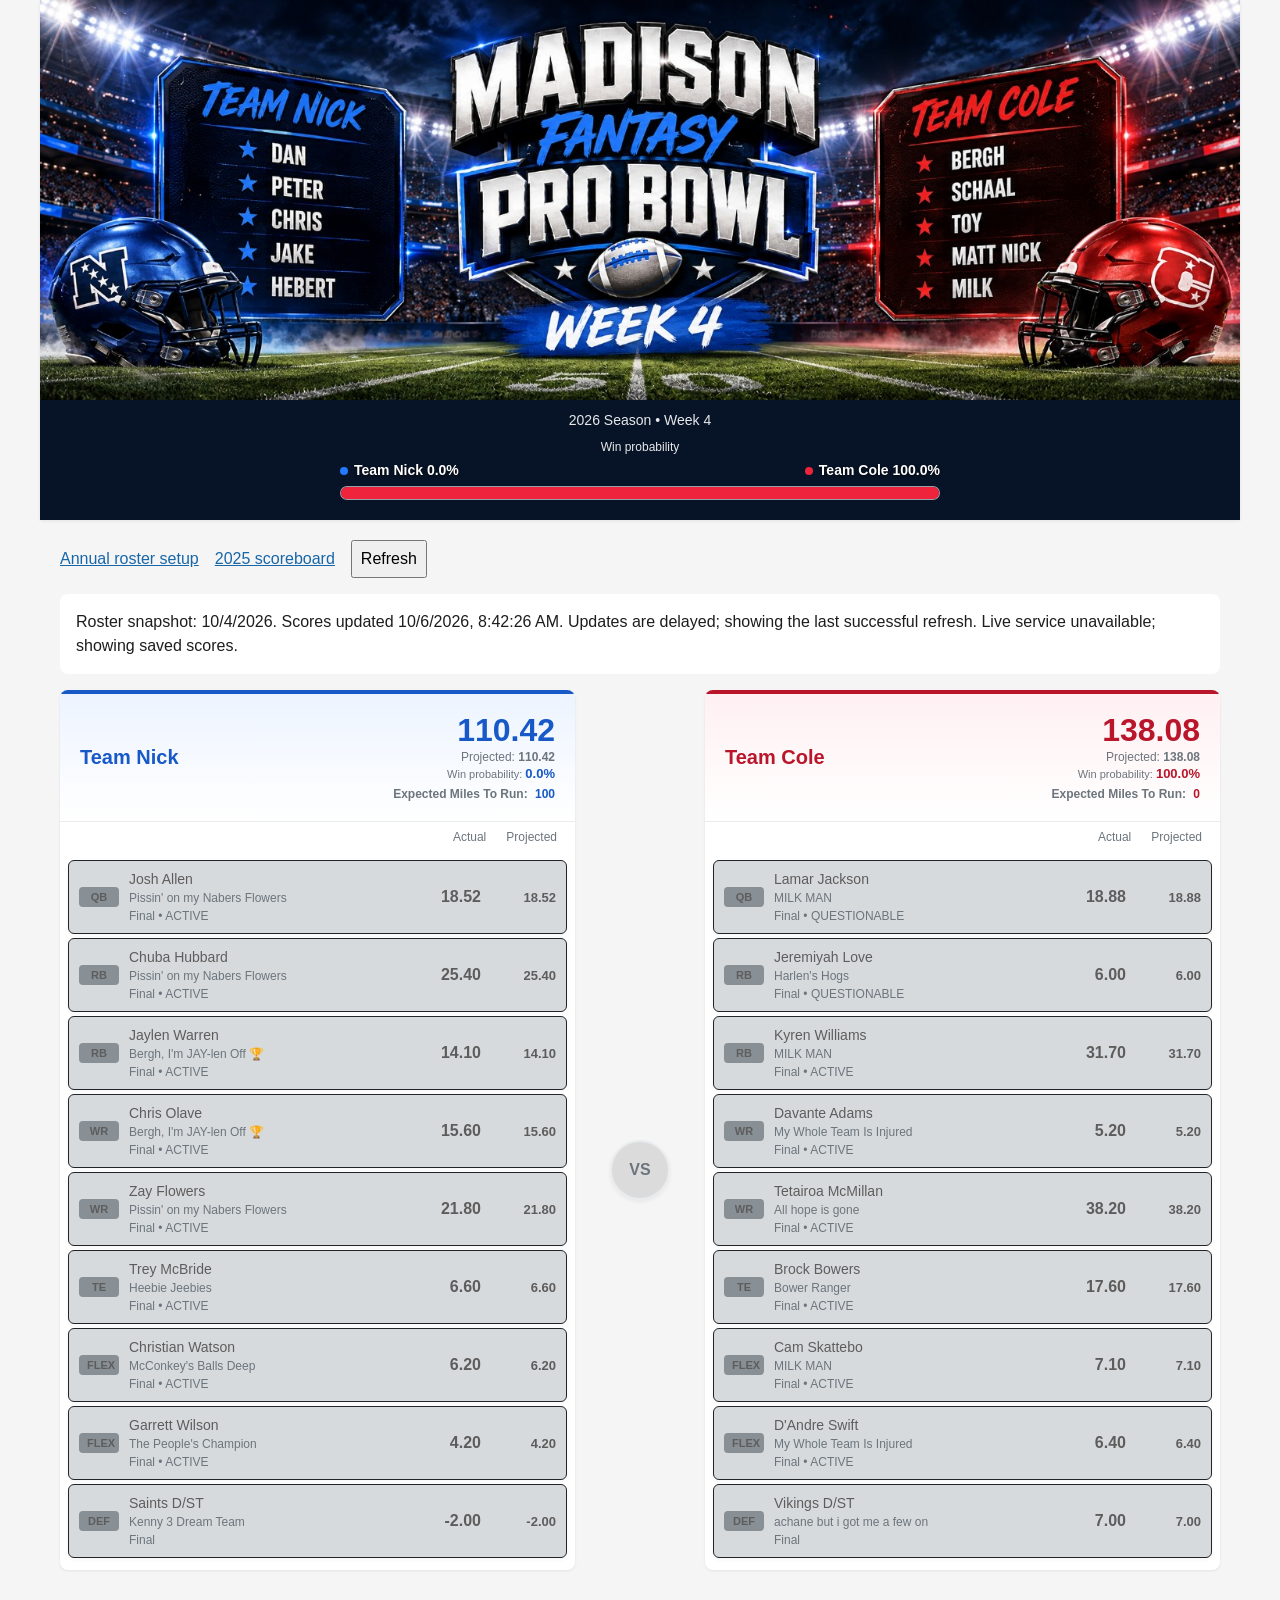
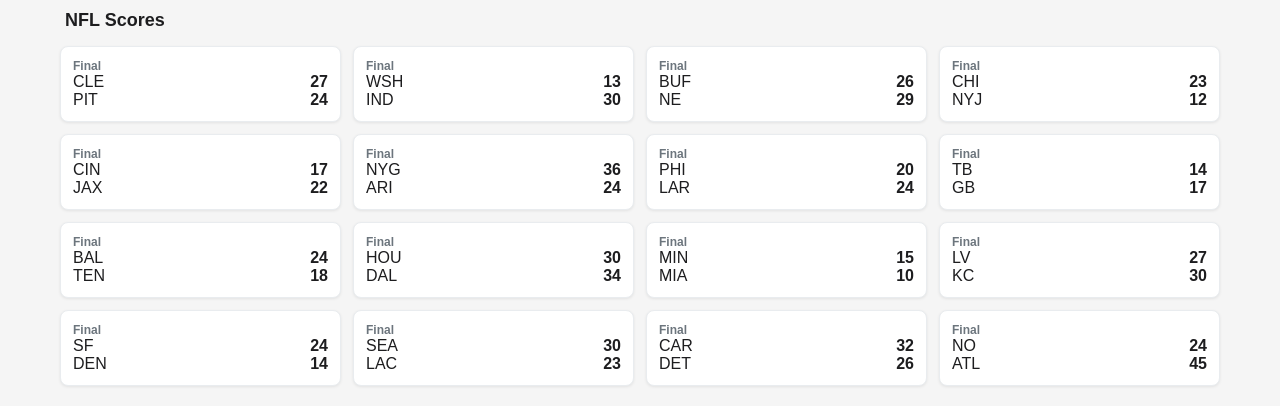
<file: index.html>
<!doctype html>
<html lang="en"><head><meta charset="utf-8"><meta name="viewport" content="width=device-width,initial-scale=1"><title>Madison Fantasy Pro Bowl • 2026</title><link rel="stylesheet" href="styles.css?v=20261004-colors"></head>
<body><main class="container"><header class="header scoreboard-header"><h1 class="visually-hidden">Madison Fantasy Pro Bowl</h1><img class="header-banner" src="assets/pro-bowl-header.png" width="1536" height="512" alt="Madison Fantasy Pro Bowl, Week 4. Team Nick: Dan, Peter, Chris, Jake, Hebert. Team Cole: Bergh, Schaal, Toy, Matt Nick, Milk." fetchpriority="high"><div class="week-info" id="week-info">2026 Season • Rosters TBD</div>
<div class="header-probability"><div class="probability-caption">Win probability</div><div class="probability-labels"><span id="header-west-probability" class="probability-west-label">Team Nick —</span><span id="header-east-probability" class="probability-east-label">Team Cole —</span></div><div id="header-probability-bar" class="probability-track is-unavailable" role="img" aria-label="Win probabilities unavailable"><span id="header-west-fill" class="probability-west-fill"></span><span id="header-tie-fill" class="probability-tie-fill"></span><span id="header-east-fill" class="probability-east-fill"></span></div><div id="header-tie-probability" class="probability-caption" hidden></div></div></header>
<nav class="toolbar"><a href="setup.html">Annual roster setup</a><a href="archive-2025.html">2025 scoreboard</a><button id="refresh">Refresh</button></nav>
<div class="notice" id="status" role="status">Loading matchup…</div>
<div class="matchup-container"><section class="team-column team-west"><div class="team-header"><div class="team-header-content"><h2 class="team-name">Team West</h2><div class="team-score"><div class="actual-score" id="west-actual">—</div><div class="projected-score">Projected: <span id="west-projected">—</span></div><div class="win-probability">Win probability: <span class="prob-value" id="west-win-probability">—</span></div><div class="expected-miles">Expected Miles To Run: <span class="expected-miles-value" id="west-miles">—</span></div></div></div></div><div class="player-heading"><span>Actual</span><span>Projected</span></div><div class="player-list" id="west-players"></div></section>
<div class="vs-divider"><div class="vs-text">VS</div></div>
<section class="team-column team-east"><div class="team-header"><div class="team-header-content"><h2 class="team-name">Team East</h2><div class="team-score"><div class="actual-score" id="east-actual">—</div><div class="projected-score">Projected: <span id="east-projected">—</span></div><div class="win-probability">Win probability: <span class="prob-value" id="east-win-probability">—</span></div><div class="expected-miles">Expected Miles To Run: <span class="expected-miles-value" id="east-miles">—</span></div></div></div></div><div class="player-heading"><span>Actual</span><span>Projected</span></div><div class="player-list" id="east-players"></div></section></div>
<section class="games-section"><h2 class="games-header">NFL Scores</h2><div class="games-grid" id="games-grid"></div></section></main><script src="projections.js"></script><script src="app.js?v=20261004-refresh-5min"></script></body></html>
</file>
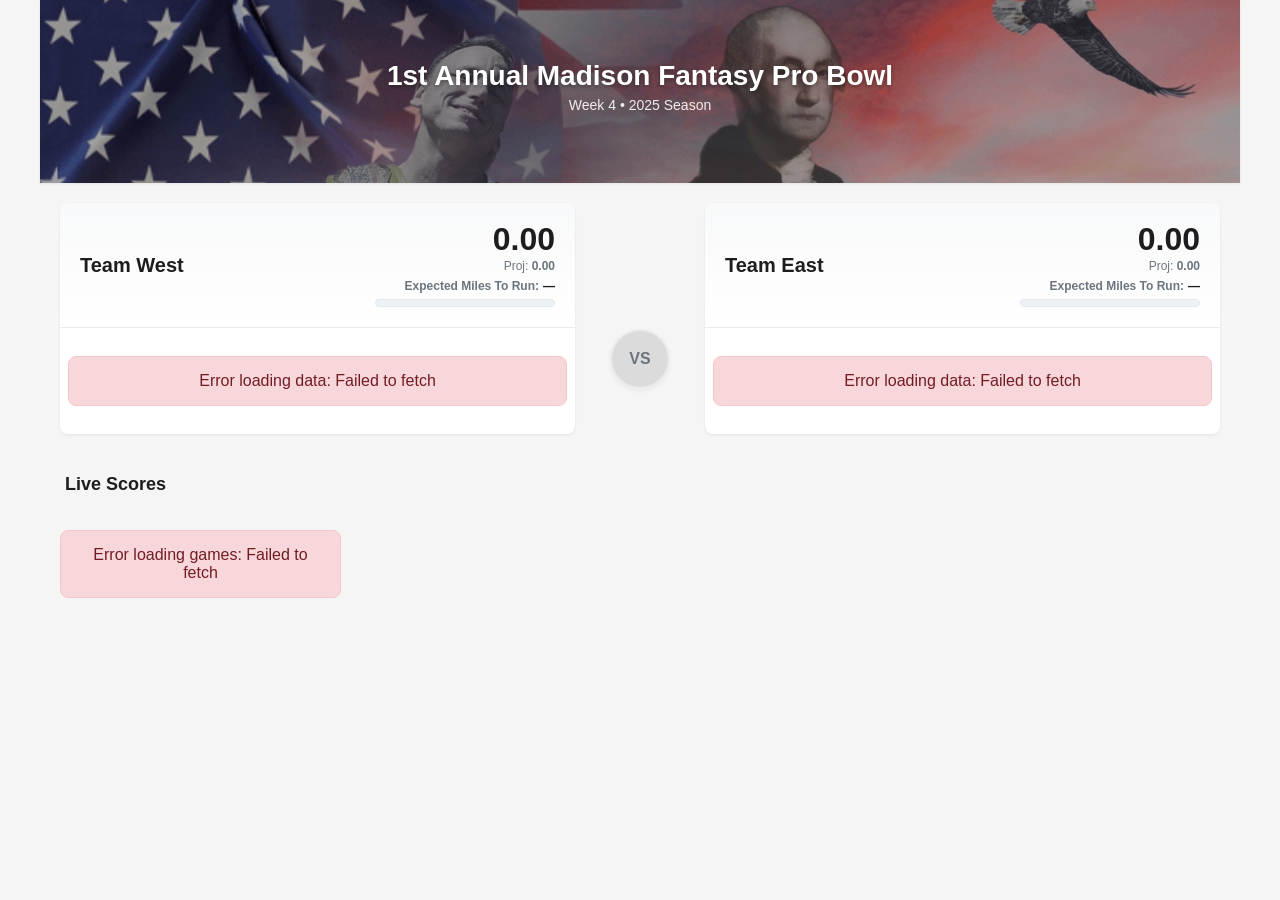
<file: archive-2025.html>
<!doctype html>
<html lang="en">
<head>
  <meta charset="utf-8" />
  <title>Fantasy Football Matchup - Week 4, 2025</title>
  <meta name="viewport" content="width=device-width, initial-scale=1" />
  <style>
    * { margin: 0; padding: 0; box-sizing: border-box; }
    
    body { 
      font-family: -apple-system, BlinkMacSystemFont, "Segoe UI", Roboto, Helvetica, Arial, sans-serif;
      background: #f5f5f5;
      color: #1d1d1f;
      min-height: 100vh;
      padding: 20px 0;
    }
    
    .container {
      max-width: 1200px;
      margin: 0 auto;
      padding: 0 20px;
    }
    
    .header {
      position: relative;
      text-align: center;
      padding: 60px 0 70px;              /* taller so the image shows */
      margin: -20px -20px 20px;
      background:
        linear-gradient(rgba(0,0,0,.35), rgba(0,0,0,.35)),  /* darken for legibility */
        url("./westWinsPhoto.jpg") center/cover no-repeat;  /* image in same folder */
      color: #fff;                                          /* make text white */
      box-shadow: 0 1px 3px rgba(0,0,0,0.08);
    }

    .header h1 {
      font-size: 28px;
      font-weight: 600;
      margin-bottom: 5px;
      color: inherit;                                       /* inherit white */
      text-shadow: 0 2px 4px rgba(0,0,0,.35);
    }

    .week-info {
      color: rgba(255,255,255,.9);                          /* lighter subtitle */
      font-size: 14px;
    }

    
    .matchup-container {
      display: grid;
      grid-template-columns: 1fr 100px 1fr;
      gap: 15px;
      margin-bottom: 40px;
    }
    
    .team-column {
      background: white;
      border-radius: 8px;
      box-shadow: 0 1px 3px rgba(0,0,0,0.08);
      overflow: hidden;
    }
    
    .team-header {
      padding: 20px;
      background: linear-gradient(to bottom, #f8f9fa, #ffffff);
      border-bottom: 1px solid #e9ecef;
    }
    
    .team-header-content {
      display: flex;
      justify-content: space-between;
      align-items: center;
      gap: 12px;
    }
    
    .team-name {
      font-size: 20px;
      font-weight: 600;
      color: #1d1d1f;
    }
    
    .team-score {
      text-align: right;
      min-width: 180px;
    }
    
    .actual-score {
      font-size: 32px;
      font-weight: 700;
      line-height: 1;
      color: #1d1d1f;
    }
    
    .projected-score {
      font-size: 12px;
      color: #6c757d;
      margin-top: 4px;
    }
    
    .projected-score span {
      font-weight: 600;
    }

    /* Expected miles + status bar */
    .expected-miles {
      font-size: 12px;
      color: #6c757d;
      margin-top: 6px;
      font-weight: 600;
    }
    .expected-miles-value {
      font-weight: 700;
      color: #1d1d1f;
      margin-left: 4px;
    }
    .status-bar {
      width: 180px;
      height: 8px;
      background: #eef2f7;
      border: 1px solid #e3e7ee;
      border-radius: 999px;
      overflow: hidden;
      margin-top: 6px;
    }
    .status-fill {
      height: 100%;
      width: 0%;
      transition: width 300ms ease;
    }
    .status-fill.high {
      background: linear-gradient(90deg, #22c55e, #86efac);
    }
    .status-fill.neutral {
      background: linear-gradient(90deg, #3b82f6, #93c5fd);
    }
    .status-fill.low {
      background: linear-gradient(90deg, #ef4444, #fecaca);
    }
    
    .win-probability {
      font-size: 11px;
      color: #6c757d;
      margin-top: 2px;
    }
    
    .win-probability .prob-value {
      font-weight: 600;
      font-size: 13px;
    }
    
    .win-probability .prob-value.high {
      color: #22c55e;
    }
    
    .win-probability .prob-value.low {
      color: #ef4444;
    }
    
    .projection-up {
      color: #22c55e;
    }
    
    .projection-down {
      color: #ef4444;
    }
    
    .vs-divider {
      display: flex;
      align-items: center;
      justify-content: center;
      position: relative;
      padding-top: 80px;
    }
    
    .vs-text {
      background: rgba(182, 179, 179, 0.397);
      border: 2px solid #e9ecef;
      border-radius: 50%;
      width: 60px;
      height: 60px;
      display: flex;
      align-items: center;
      justify-content: center;
      font-size: 16px;
      font-weight: 600;
      color: #6c757d;
      box-shadow: 0 2px 4px rgba(0,0,0,0.06);
    }
    
    .player-list {
      padding: 8px;
    }
    
    .player-row {
      display: grid;
      grid-template-columns: 40px 40px 1fr auto auto;
      gap: 10px;
      padding: 10px;
      margin-bottom: 4px;
      border-radius: 6px;
      align-items: center;
      transition: all 0.2s;
      position: relative;
    }
    
    .player-row:hover {
      background: #f8f9fa;
    }
    
    .player-row.is-playing {
      background: #fff3cd;
      border: 1px solid #ffc107;
      box-shadow: 0 2px 4px rgba(255, 193, 7, 0.2);
      animation: pulse 2s ease-in-out infinite;
    }

    .player-row.is-complete {
      background: #cfd2d4d0;              /* dark grey */
      border: 1px solid #212529;
      box-shadow: 0 2px 4px rgba(43, 48, 53, 0.041);
      animation: none;
    }
    .player-row.is-complete .player-name,
    .player-row.is-complete .points-actual,
    .player-row.is-complete .points-projected,
    .player-row.is-complete .position {
      color: #5e5d5d;
    }
    .player-row.is-complete .position {
      background: #7d848bdc;
    }
    .player-row.is-complete:hover {      /* keep hover from lightening it */
      background: #7f848a;
    }
    
    @keyframes pulse {
      0%, 100% { transform: scale(1); }
      50% { transform: scale(1.01); }
    }
    
    .player-photo {
      width: 36px;
      height: 36px;
      border-radius: 50%;
      object-fit: cover;
      border: 2px solid #e9ecef;
      background: white;
    }
    
    .player-photo.placeholder {
      background: linear-gradient(135deg, #e9ecef, #dee2e6);
      display: flex;
      align-items: center;
      justify-content: center;
      color: #6c757d;
      font-size: 14px;
      font-weight: 600;
    }
    
    .position {
      background: #e9ecef;
      padding: 4px 8px;
      border-radius: 4px;
      font-size: 11px;
      text-align: center;
      font-weight: 700;
      text-transform: uppercase;
    }
    
    .position.QB { background: #dc3545; color: white; }
    .position.RB { background: #28a745; color: white; }
    .position.WR { background: #007bff; color: white; }
    .position.TE { background: #fd7e14; color: white; }
    .position.FLEX { background: #6610f2; color: white; }
    .position.DEF { background: #6c757d; color: white; }
    
    .player-name {
      font-weight: 500;
      font-size: 14px;
      color: #1d1d1f;
      white-space: nowrap;
      overflow: hidden;
      text-overflow: ellipsis;
    }
    
    .points-actual {
      font-weight: 700;
      font-size: 16px;
      min-width: 60px;
      text-align: right;
      color: #1d1d1f;
    }
    
    .points-actual.not-started {
      color: #adb5bd;
      font-size: 14px;
    }
    
    .points-projected {
      font-size: 13px;
      min-width: 50px;
      text-align: right;
      font-weight: 600;
    }
    
    .game-status {
      font-size: 11px;
      font-weight: 600;
      min-width: 50px;
      text-align: right;
      text-transform: uppercase;
    }
    
    .game-status.live {
      color: #ffc107;
    }
    
    .game-status.final {
      color: #6c757d;
    }
    
    .game-status.not-started {
      color: #adb5bd;
    }
    
    /* Game Scores Section */
    .games-section {
      margin-top: 40px;
    }
    
    .games-header {
      font-size: 18px;
      font-weight: 600;
      color: #1d1d1f;
      margin-bottom: 15px;
      padding-left: 5px;
    }
    
    .games-grid {
      display: grid;
      grid-template-columns: repeat(auto-fill, minmax(280px, 1fr));
      gap: 12px;
    }
    
    .game-card {
      background: white;
      border-radius: 8px;
      padding: 12px;
      box-shadow: 0 1px 3px rgba(0,0,0,0.08);
      border: 1px solid #e9ecef;
    }
    
    .game-card.live {
      border-color: #ffc107;
      background: linear-gradient(to bottom, #fffdf7, #ffffff);
    }
    
    .game-status-header {
      display: flex;
      justify-content: space-between;
      align-items: center;
      margin-bottom: 10px;
      padding-bottom: 8px;
      border-bottom: 1px solid #e9ecef;
    }
    
    .game-time {
      font-size: 12px;
      font-weight: 600;
      color: #6c757d;
    }
    
    .game-time.live {
      color: #dc3545;
    }
    
    .game-quarter {
      font-size: 11px;
      color: #6c757d;
      font-weight: 500;
    }
    
    .game-teams {
      display: flex;
      flex-direction: column;
      gap: 8px;
    }
    
    .game-team {
      display: flex;
      align-items: center;
      justify-content: space-between;
    }
    
    .team-info {
      display: flex;
      align-items: center;
      gap: 8px;
    }
    
    .team-logo {
      width: 24px;
      height: 24px;
      object-fit: contain;
    }
    
    .team-abbr {
      font-size: 14px;
      font-weight: 500;
      color: #1d1d1f;
    }
    
    .possession-indicator {
      display: inline-block;
      width: 6px;
      height: 6px;
      background: #22c55e;
      border-radius: 50%;
      margin-left: 4px;
      animation: blink 1.5s ease-in-out infinite;
    }
    
    @keyframes blink {
      0%, 100% { opacity: 1; }
      50% { opacity: 0.3; }
    }
    
    .team-score-display {
      font-size: 18px;
      font-weight: 700;
      color: #1d1d1f;
    }
    
    .loading {
      text-align: center;
      padding: 40px;
      color: #6c757d;
    }
    
    .loading-spinner {
      width: 40px;
      height: 40px;
      border: 3px solid #e9ecef;
      border-top-color: #007bff;
      border-radius: 50%;
      animation: spin 0.8s linear infinite;
      margin: 20px auto;
    }
    
    @keyframes spin {
      to { transform: rotate(360deg); }
    }
    
    .error {
      background: #f8d7da;
      border: 1px solid #f5c6cb;
      color: #721c24;
      padding: 15px;
      border-radius: 8px;
      margin: 20px 0;
      text-align: center;
    }

    @media (max-width: 768px) {
      .matchup-container {
        grid-template-columns: 1fr;
        gap: 10px;
      }
      
      .vs-divider {
        height: 50px;
        padding-top: 0;
      }
      
      .player-row {
        grid-template-columns: 36px 36px 1fr 55px 55px;
        padding: 8px;
      }

      .player-name {
        white-space: normal;
        word-break: break-word;
      }
      
      .games-grid {
        grid-template-columns: 1fr;
      }
    }
  </style>
</head>
<body>
  <div class="container">
    <div class="header">
      <h1>1st Annual Madison Fantasy Pro Bowl</h1>
      <div class="week-info">Week 4 • 2025 Season</div>
    </div>
    
    <div class="matchup-container">
      <div class="team-column">
        <div class="team-header">
          <div class="team-header-content">
            <div class="team-name">Team West</div>
            <div class="team-score">
              <div class="actual-score" id="west-actual">0.00</div>
              <div class="projected-score">Proj: <span id="west-projected">0.00</span></div>
              <div class="expected-miles">Expected Miles To Run:<span class="expected-miles-value" id="west-miles">—</span></div>
              <div class="status-bar" aria-label="Team West win probability">
                <div class="status-fill" id="west-bar"></div>
              </div>
            </div>
          </div>
        </div>
        <div class="player-list" id="west-players">
          <div class="loading">
            <div class="loading-spinner"></div>
            Loading player data...
          </div>
        </div>
      </div>
      
      <div class="vs-divider">
        <div class="vs-text">VS</div>
      </div>
      
      <div class="team-column">
        <div class="team-header">
          <div class="team-header-content">
            <div class="team-name">Team East</div>
            <div class="team-score">
              <div class="actual-score" id="east-actual">0.00</div>
              <div class="projected-score">Proj: <span id="east-projected">0.00</span></div>
              <div class="expected-miles">Expected Miles To Run:<span class="expected-miles-value" id="east-miles">—</span></div>
              <div class="status-bar" aria-label="Team East win probability">
                <div class="status-fill" id="east-bar"></div>
              </div>
            </div>
          </div>
        </div>
        <div class="player-list" id="east-players">
          <div class="loading">
            <div class="loading-spinner"></div>
            Loading player data...
          </div>
        </div>
      </div>
    </div>
    
    <div class="games-section">
      <h2 class="games-header">Live Scores</h2>
      <div class="games-grid" id="games-grid">
        <div class="loading">
          <div class="loading-spinner"></div>
          Loading games...
        </div>
      </div>
    </div>
  </div>

<script>
// ---- Configuration ----
const YEAR = 2025;
const WEEK = 4;
const DEN_DEF_POINTS_OVERRIDE = null; // e.g., 12
const HOU_DEF_POINTS_OVERRIDE = 9.0;  // e.g., 8

const TEAMS = {
  west: {
    name: "Team West",
    players: [
      { pos: "QB", name: "Josh Allen", id: "3918298", projected: 22.7 },
      { pos: "RB", name: "Bijan Robinson", id: "4430807", projected: 17.5 },
      { pos: "RB", name: "Jonathan Taylor", id: "4242335", projected: 17.8 },
      { pos: "WR", name: "Amon-Ra St. Brown", id: "4374302", projected: 14.1 },
      { pos: "WR", name: "Ja'marr Chase", id: "4362628", projected: 13.4 },
      { pos: "TE", name: "Tyler Warren", id: "4431459", projected: 9.5 },
      { pos: "FLEX", name: "Saquon Barkley", id: "3929630", projected: 16.8 },
      { pos: "FLEX", name: "Christian McCaffery", id: "3117251", projected: 19.8 },
      { pos: "DEF", name: "Denver Broncos", id: null, projected: 8.6, logo: "https://a.espncdn.com/i/teamlogos/nfl/500/den.png" }
    ]
  },
  east: {
    name: "Team East",
    players: [
      { pos: "QB", name: "Jalen Hurts", id: "4040715", projected: 20.5 },
      { pos: "RB", name: "Jahmyr Gibbs", id: "4429795", projected: 17.2 },
      { pos: "RB", name: "De'Von Achane", id: "4429160", projected: 17.2 },
      { pos: "WR", name: "Jaxon Smith-Njigba", id: "4430878", projected: 13.3 },
      { pos: "WR", name: "Puka Nacua", id: "4426515", projected: 17.6 },
      { pos: "TE", name: "Trey McBride", id: "4361307", projected: 11.8 },
      { pos: "FLEX", name: "Derrick Henry", id: "3043078", projected: 16.2 },
      { pos: "FLEX", name: "Justin Jefferson", id: "4262921", projected: 13.5 },
      { pos: "DEF", name: "Houston Texans", id: null, projected: 7.1, logo: "https://a.espncdn.com/i/teamlogos/nfl/500/hou.png" }
    ]
  }
};

// ---- Error Function (erf) Implementation ----
function erf(x) {
  const a = 0.147;
  const x2 = x * x;
  const ax2 = a * x2;
  const num = 4.0 / Math.PI + ax2;
  const denom = 1.0 + ax2;
  const inner = -x2 * (num / denom);
  const result = Math.sign(x) * Math.sqrt(1.0 - Math.exp(inner));
  return result;
}

// ---- Utility (safe getters, numbers) ----
const get = (o, path, fb=undefined) => path.reduce((a,k)=>(a && a[k]!=null)?a[k]:undefined, o) ?? fb;
const toNum = (v) => {
  if (v == null) return 0;
  if (typeof v === "number") return Number.isFinite(v) ? v : 0;
  if (typeof v === "string") {
    const cleaned = v.replace(/[,]/g, "").trim();
    const n = parseFloat(cleaned);
    return Number.isFinite(n) ? n : 0;
  }
  return 0;
};

// ---- Fetch helpers ----
async function fetchJSON(url) {
  const res = await fetch(url, { cache: "no-store", credentials: "omit" });
  if (!res.ok) throw new Error(`HTTP ${res.status} for ${url}`);
  return res.json();
}

async function getEventIds(year, week) {
  const url = `https://site.api.espn.com/apis/site/v2/sports/football/nfl/scoreboard?dates=${year}&seasontype=2&week=${week}`;
  const sb = await fetchJSON(url);
  return (sb.events || []).map(e => String(e.id)).filter(Boolean);
}

async function getBoxscore(gameId) {
  const url = `https://cdn.espn.com/core/nfl/boxscore?xhr=1&gameId=${gameId}`;
  return fetchJSON(url);
}

async function getPlays(eventId) {
  const url = `https://sports.core.api.espn.com/v2/sports/football/leagues/nfl/events/${eventId}/competitions/${eventId}/plays?limit=300`;
  return fetchJSON(url);
}

// ---- Athlete helpers ----
function extractAthleteIdFromRef(ref) {
  try {
    const u = new URL(ref);
    const m = u.pathname.match(/\/athletes\/(\d+)/);
    if (m) return String(m[1]);
  } catch {
    const m = String(ref).match(/\/athletes\/(\d+)/);
    if (m) return String(m[1]);
  }
  return null;
}

async function buildTwoPtMap(eventId, idSet) {
  try {
    const data = await getPlays(eventId);
    const items = Array.isArray(data?.items) ? data.items : [];
    const out = Object.create(null);

    for (const it of items) {
      const val = toNum(get(it, ["pointAfterAttempt","value"]));
      if (val !== 2) continue;

      const parts = Array.isArray(it?.participants) ? it.participants : [];
      for (const p of parts) {
        const t = p?.type;
        if (t !== "patPasser" && t !== "patScorer") continue;

        const ref = get(p, ["athlete","$ref"]);
        if (typeof ref !== "string") continue;

        const pid = extractAthleteIdFromRef(ref);
        if (!pid || !idSet.has(pid)) continue;

        if (!out[pid]) out[pid] = { twoPtPasses: 0, twoPtScores: 0 };
        if (t === "patPasser") out[pid].twoPtPasses += 1;
        if (t === "patScorer") out[pid].twoPtScores += 1;
      }
    }
    return out;
  } catch {
    return {};
  }
}

async function resolveHeadshot(ath) {
  const hs = get(ath, ["headshot"]);
  if (!hs) return "";
  if (typeof hs === "string") return hs;

  const href = get(hs, ["href"]) || get(hs, ["url"]);
  if (href) return href;

  const ref = get(hs, ["$ref"]);
  if (typeof ref === "string" && ref.startsWith("http")) {
    try {
      const x = await fetchJSON(`${ref}?lang=en&region=us`);
      return get(x, ["href"]) || get(x, ["url"]) || "";
    } catch {
      return "";
    }
  }
  return "";
}

function resolveDisplayName(ath) {
  return (
    get(ath, ["displayName"]) ||
    get(ath, ["fullName"]) ||
    [get(ath, ["firstName"], ""), get(ath, ["lastName"], "")]
      .filter(Boolean)
      .join(" ")
      .trim()
  );
}

async function fetchAthletesMap(ids) {
  const results = await Promise.all(ids.map(async (id) => {
    const url = `https://sports.core.api.espn.com/v2/sports/football/leagues/nfl/athletes/${id}?lang=en&region=us`;
    try {
      const ath = await fetchJSON(url);
      const name = resolveDisplayName(ath) || "";
      const headshot = await resolveHeadshot(ath);
      return [String(id), { name, headshot }];
    } catch {
      return [String(id), { name: "", headshot: "" }];
    }
  }));
  return Object.fromEntries(results);
}

// ---- Box helpers ----
function pluckPlayerFromBox(box, playerId) {
  const groups = get(box, ["gamepackageJSON","boxscore","players"], []);
  let rec = null;

  for (const group of groups) {
    const statistics = group?.statistics || [];
    for (let sIdx = 0; sIdx <= 3; sIdx++) {
      const statObj = statistics[sIdx];
      if (!statObj) continue;
      const athletes = statObj.athletes || [];
      for (const a of athletes) {
        const id = String(get(a, ["athlete","id"], ""));
        if (id !== playerId) continue;
        if (!rec) {
          rec = {
            id,
            name: get(a, ["athlete","displayName"], ""),
            headshot: get(a, ["athlete","headshot","href"], ""),
            cats: {0:[],1:[],2:[],3:[]}
          };
        }
        if (!rec.cats[sIdx]?.length) {
          rec.cats[sIdx] = Array.isArray(a.stats) ? a.stats.slice() : [];
        }
      }
    }
  }
  return rec;
}

function deriveMetrics(cats) {
  const pass = cats[0] || [];
  const rush = cats[1] || [];
  const recv = cats[2] || [];
  const fumb = cats[3] || [];

  return {
    passYds: toNum(pass[1]),
    passTD:  toNum(pass[3]),
    passINT: toNum(pass[4]),
    rushYds: toNum(rush[1]),
    rushTD:  toNum(rush[3]),
    rec:     toNum(recv[0]),
    recYds:  toNum(recv[1]),
    recTD:   toNum(recv[3]),
    fumLost: toNum(fumb[1]),
  };
}

function computeFantasyPoints(s) {
  return (
    0.04 * toNum(s.passYds) +
    4    * toNum(s.passTD)  +
   -2    * toNum(s.passINT) +
    0.1  * toNum(s.rushYds) +
    6    * toNum(s.rushTD)  +
    0.5  * toNum(s.rec)     +
    0.1  * toNum(s.recYds)  +
    6    * toNum(s.recTD)   +
   -2    * toNum(s.fumLost) +
    2    * toNum(s.twoPtPasses) +
    2    * toNum(s.twoPtScores)
  );
}

// ---- Clock helpers ----
function parseClockToSeconds(clock) {
  if (typeof clock !== "string") return NaN;
  const m = clock.trim().match(/^(\d+):(\d{1,2})(?:\.\d+)?$/);
  if (!m) return NaN;
  const min = parseInt(m[1], 10);
  const sec = parseInt(m[2], 10);
  if (!Number.isFinite(min) || !Number.isFinite(sec)) return NaN;
  return min * 60 + sec;
}

function formatSecsToClock(totalSecs) {
  const t = Math.max(0, Math.round(totalSecs));
  const min = Math.floor(t / 60);
  const sec = t % 60;
  return `${min}:${String(sec).padStart(2, "0")}`;
}

// *** FIXED: don’t label pre-game as OT; compute from state ***
function computeMinutesRemainingFromBox(box) {
  const st = get(box, ["gamepackageJSON","header","competitions",0,"status"]);
  if (!st) return "—";

  const state = String(get(st, ["type","state"], "")).toLowerCase();
  const completed = !!get(st, ["type","completed"]);
  const period = toNum(get(st, ["period"]));

  if (state !== "in") {
    return completed ? "0:00" : "60:00";
  }

  // Live:
  if (period > 4) {
    return "OT";
  }

  const clockStr = get(st, ["displayClock"]) || get(st, ["type","statusPrimary"]) || "";
  let secLeftQ = parseClockToSeconds(clockStr);
  if (!Number.isFinite(secLeftQ)) secLeftQ = 0;

  const total = secLeftQ + (4 - period) * 15 * 60;
  return formatSecsToClock(total);
}

function isFiniteNumber(x) {
  return typeof x === "number" && Number.isFinite(x);
}

// ---- Defense helpers (override + game status mapping) ----
function getDefenseOverride(player) {
  if (!player || player.pos !== "DEF") return null;
  const name = String(player.name || "").toLowerCase();
  if (name.includes("denver")) return isFiniteNumber(DEN_DEF_POINTS_OVERRIDE) ? DEN_DEF_POINTS_OVERRIDE : null;
  if (name.includes("houston")) return isFiniteNumber(HOU_DEF_POINTS_OVERRIDE) ? HOU_DEF_POINTS_OVERRIDE : null;
  return null;
}

function logoKey(url) {
  if (typeof url !== "string") return "";
  const last = url.split("/").pop() || "";
  return last.replace(/\.(png|jpg|jpeg|svg)$/i, "").toLowerCase(); // e.g., "den"
}

function findDefenseGame(player, games) {
  if (!player || player.pos !== "DEF" || !Array.isArray(games)) return null;
  const key = logoKey(player.logo);
  const nameLc = String(player.name || "").toLowerCase();
  for (const g of games) {
    for (const t of g.teams || []) {
      const tKey = logoKey(t.logo);
      const abbrLc = String(t.abbreviation || "").toLowerCase();
      const nameMatch = nameLc.includes(String(t.abbreviation || "").toLowerCase()) ||
                        nameLc.includes(String(t.name || "").toLowerCase());
      if ((key && tKey && key === tKey) || nameMatch) {
        return g;
      }
    }
  }
  return null;
}

function getDefenseMinutesRemaining(player, games) {
  const g = findDefenseGame(player, games);
  if (!g) return "60:00";
  return g.minutesRemaining || (g.isFinal ? "0:00" : g.isLive ? "OT" : "60:00");
}

function fractionRemainingFromMinutes(m) {
  if (m === "OT" || m === "0:00") return 0;
  if (m === "—"  || m === "60:00") return 1;
  const parts = m.split(":");
  const minutes = (parseInt(parts[0]) || 0) + (parseInt(parts[1]) || 0) / 60;
  return Math.max(0, Math.min(1, minutes / 60));
}

// ---- Game card extraction ----
function extractGameInfo(box) {
  const comp = get(box, ["gamepackageJSON","header","competitions",0]);
  if (!comp) return null;
  
  const status = comp.status || {};
  const competitors = comp.competitors || [];
  if (competitors.length < 2) return null;
  
  const state = String(get(status, ["type","state"], "")).toLowerCase();
  const completed = !!get(status, ["type","completed"]);
  const isLive = state === "in";
  const startISO = get(comp, ["date"]) || get(comp, ["startDate"]) || "";
  const gameInfo = {
    id: comp.id,
    quarter: get(status, ["period"]),
    displayQuarter: get(status, ["type","shortDetail"]) || get(status, ["displayPeriod"]) || "",
    clock: get(status, ["displayClock"]) || "",
    isLive,
    isFinal: completed,
    startTimeMs: startISO ? Date.parse(startISO) : Number.POSITIVE_INFINITY,
    teams: []
  };

  for (let i = 0; i < 2; i++) {
    const team = competitors[i];
    if (!team) continue;
    const teamInfo = {
      id: get(team, ["team","id"]),
      name: get(team, ["team","displayName"]),
      abbreviation: get(team, ["team","abbreviation"]),
      logo: get(team, ["team","logos",0,"href"]) || get(team, ["team","logo"]),
      score: get(team, ["score"]) || "0",
      hasPossession: !!get(team, ["possession"]),
      homeAway: get(team, ["homeAway"])
    };
    gameInfo.teams.push(teamInfo);
  }
  return gameInfo;
}

// ---- Fetch weekly player stats + games ----
async function getWeekStatsForPlayers(year, week, playerIds) {
  const ids = playerIds.map(String);
  const idSet = new Set(ids);

  const athletes = await fetchAthletesMap(ids);
  const events = await getEventIds(year, week);
  
  const gamesInfo = [];
  const perEvent = await Promise.all(events.map(async (eventId) => {
    const [box, twoPtMap] = await Promise.all([
      getBoxscore(eventId).catch(()=>null),
      buildTwoPtMap(eventId, idSet).catch(()=>({}))
    ]);
    const minutesRemaining = box ? computeMinutesRemainingFromBox(box) : "60:00";
    
    if (box) {
      const gameInfo = extractGameInfo(box);
      if (gameInfo) {
        // attach minutes remaining so defenses can key off team state
        gameInfo.minutesRemaining = minutesRemaining;
        gamesInfo.push(gameInfo);
      }
    }
    return { eventId, box, twoPtMap, minutesRemaining };
  }));

  const rows = [];
  const seen = new Set();

  for (const { eventId, box, twoPtMap, minutesRemaining } of perEvent) {
    for (const pid of idSet) {
      const rec = box ? pluckPlayerFromBox(box, pid) : null;
      const two = twoPtMap?.[pid] || { twoPtPasses: 0, twoPtScores: 0 };

      if (!rec && two.twoPtPasses === 0 && two.twoPtScores === 0) continue;

      const m = rec ? deriveMetrics(rec.cats) : {
        passYds:0, passTD:0, passINT:0,
        rushYds:0, rushTD:0,
        rec:0, recYds:0, recTD:0,
        fumLost:0
      };
      const info = athletes[pid] || { name: "", headshot: "" };

      const baseRow = {
        eventId: String(eventId),
        minutesRemaining: minutesRemaining || "60:00",
        playerId: String(pid),
        photo: (rec?.headshot) || info.headshot || "",
        displayName: (rec?.name) || info.name || "",
        passYds: m.passYds,
        passTD:  m.passTD,
        passINT: m.passINT,
        rushYds: m.rushYds,
        rushTD:  m.rushTD,
        rec:     m.rec,
        recYds:  m.recYds,
        recTD:   m.recTD,
        fumLost: m.fumLost,
        twoPtPasses: two.twoPtPasses,
        twoPtScores: two.twoPtScores
      };

      rows.push({
        ...baseRow,
        fantasyPoints: computeFantasyPoints(baseRow)
      });
      seen.add(pid);
    }
  }

  for (const pid of idSet) {
    if (seen.has(pid)) continue;
    const info = athletes[pid] || { name: "", headshot: "" };
    const baseRow = {
      eventId: "—",
      minutesRemaining: "60:00",
      playerId: String(pid),
      photo: info.headshot || "",
      displayName: info.name || "",
      passYds: 0, passTD: 0, passINT: 0,
      rushYds: 0, rushTD: 0,
      rec: 0, recYds: 0, recTD: 0,
      fumLost: 0,
      twoPtPasses: 0,
      twoPtScores: 0
    };
    rows.push({
      ...baseRow,
      fantasyPoints: computeFantasyPoints(baseRow)
    });
  }

  return { players: rows, games: gamesInfo };
}

// ---- Prorated projection ----
function calculateProratedProjection(minutesRemaining, actualPoints, originalProjection) {
  if (minutesRemaining === "—" || minutesRemaining === "60:00") {
    return originalProjection;
  }
  if (minutesRemaining === "0:00") {
    return actualPoints;
  }
  if (minutesRemaining === "OT") {
    // treat as no guaranteed time left; projection is current actual
    return actualPoints;
  }
  const parts = minutesRemaining.split(":");
  const minutes = parseInt(parts[0]) + parseInt(parts[1]) / 60;
  const percentRemaining = minutes / 60;
  return actualPoints + (percentRemaining * originalProjection);
}

// ---- Win Probability Calculation (includes DEF overrides + status) ----
function calculateWinProbability(westPlayers, eastPlayers, westStats, eastStats, gamesData) {
  const k = 0.3;
  const v0 = 1.8;
  const c = 2.0;
  
  const allPlayers = [...westPlayers, ...eastPlayers];
  const teamArray = [...westPlayers.map(() => true), ...eastPlayers.map(() => false)];
  
  let muA = 0, muB = 0, varA = 0, varB = 0;
  
  for (let i = 0; i < allPlayers.length; i++) {
    const player = allPlayers[i];
    const isWest = teamArray[i];
    const stats = player.id
      ? (isWest ? westStats.find(s => s.playerId === player.id) : eastStats.find(s => s.playerId === player.id))
      : null;

    // current points (s) and fraction remaining (r)
    let s = 0;
    let r = 1;

    const override = getDefenseOverride(player);

    if (stats) {
      s = stats.fantasyPoints || 0;
      const minRemaining = stats.minutesRemaining;
      if (minRemaining === "OT" || minRemaining === "0:00") {
        r = 0;
      } else if (minRemaining === "60:00" || minRemaining === "—") {
        r = 1;
      } else {
        const parts = minRemaining.split(":");
        const minutes = parseInt(parts[0]) + parseInt(parts[1]) / 60;
        r = minutes / 60;
      }
    } else if (player.pos === "DEF") {
      // use game state for defenses
      const m = getDefenseMinutesRemaining(player, gamesData);
      r = fractionRemainingFromMinutes(m);
      if (override != null) s = override;
    }

    if (override != null && player.pos === "DEF") {
      // treat DEF override as finalized for WP
      r = 0;
    }
    
    const p = player.projected || 0;
    const rem_mu = r * p + k * (s - (1 - r) * p);
    const mu = s + Math.max(rem_mu, 0.0);
    const rem_var = v0 * r * (p + c);
    
    if (isWest) {
      muA += mu;
      varA += rem_var;
    } else {
      muB += mu;
      varB += rem_var;
    }
  }
  
  const sd = Math.sqrt(varA + varB) + 1e-9;
  const z = (muA - muB) / sd;
  const probA = 0.5 * (1 + erf(z / Math.sqrt(2)));
  
  return {
    westProb: probA,
    eastProb: 1 - probA,
    westExpected: muA,
    eastExpected: muB
  };
}

// ---- Render Player Row (now DEF-aware; proper live/final styles) ----
function renderPlayerRow(player, statsData, gamesData) {
  const playerStats = player.id ? (statsData.find(s => s.playerId === player.id) || null) : null;
  
  let actualPoints = 0;
  let minutesRemaining = "60:00";
  let photo = "";
  let hasPlayed = false;
  let isPlaying = false;

  // Base from player stats
  if (playerStats) {
    actualPoints = playerStats.fantasyPoints || 0;
    minutesRemaining = playerStats.minutesRemaining;
    photo = playerStats.photo;

    if (minutesRemaining === "60:00" || minutesRemaining === "—") {
      hasPlayed = false;
    } else if (minutesRemaining === "0:00") {
      hasPlayed = true;
      isPlaying = false;
    } else {
      hasPlayed = true;
      isPlaying = true; // includes "OT"
    }
  }

  // DEF: pull game state from schedule
  if (player.pos === "DEF") {
    minutesRemaining = getDefenseMinutesRemaining(player, gamesData);
    // no photo for defense; use logo below
    if (minutesRemaining === "60:00" || minutesRemaining === "—") {
      hasPlayed = false;
      isPlaying = false;
    } else if (minutesRemaining === "0:00") {
      hasPlayed = true;
      isPlaying = false;
    } else {
      hasPlayed = true;
      isPlaying = true;
    }
  }

  // Apply override for DEF (points only; keep live/final styling from game state)
  const defOverride = getDefenseOverride(player);
  if (defOverride != null) {
    actualPoints = defOverride;
  }
  
  // Prorate projections
  let proratedProjection;
  if (player.pos === "DEF") {
    // If override present, projected = override (treat as final for projection simplicity)
    proratedProjection = (defOverride != null)
      ? defOverride
      : calculateProratedProjection(minutesRemaining, actualPoints, player.projected);
  } else {
    proratedProjection = player.id
      ? calculateProratedProjection(minutesRemaining, actualPoints, player.projected)
      : player.projected;
  }
  
  // Determine projection color
  let projectionClass = "";
  if (hasPlayed || isPlaying) {
    if (proratedProjection > player.projected) {
      projectionClass = "projection-up";
    } else if (proratedProjection < player.projected) {
      projectionClass = "projection-down";
    }
  }
  
  // Photo/logo
  let photoHtml = "";
  if (player.logo) {
    photoHtml = `<img src="${player.logo}" alt="${player.name}" class="player-photo" onerror="this.style.display='none'">`;
  } else if (photo) {
    photoHtml = `<img src="${photo}" alt="${player.name}" class="player-photo" onerror="this.style.display='none'">`;
  } else {
    photoHtml = `<div class="player-photo placeholder">${player.name.charAt(0)}</div>`;
  }
  
  // *** FIXED: mark complete on 0:00 (final), not OT
  const isFinal = minutesRemaining === "0:00";
  const playerRowClass = isFinal
    ? "player-row is-complete"
    : (isPlaying ? "player-row is-playing" : "player-row");

  const actualPointsDisplay = (hasPlayed || defOverride != null) ? actualPoints.toFixed(2) : "—";
  const actualPointsClass = (hasPlayed || defOverride != null) ? "points-actual" : "points-actual not-started";
  
  return `
    <div class="${playerRowClass}">
      ${photoHtml}
      <div class="position ${player.pos}">${player.pos}</div>
      <div class="player-name">${player.name}</div>
      <div class="${actualPointsClass}">${actualPointsDisplay}</div>
      <div class="points-projected ${projectionClass}">${proratedProjection.toFixed(1)}</div>
    </div>
  `;
}

// ---- Render Game Card ----
function renderGameCard(game) {
  const isLive = game.isLive;
  const cardClass = isLive ? "game-card live" : "game-card";
  const timeClass = isLive ? "game-time live" : "game-time";
  
  let timeDisplay = game.clock || "—";
  if (game.isFinal) {
    timeDisplay = "FINAL";
  } else if (!game.isLive && !game.isFinal) {
    timeDisplay = "NOT STARTED";
  }
  
  const awayTeam = game.teams.find(t => t.homeAway === "away");
  const homeTeam = game.teams.find(t => t.homeAway === "home");
  if (!awayTeam || !homeTeam) return "";
  
  const awayScore = (!game.isLive && !game.isFinal) ? "—" : awayTeam.score;
  const homeScore = (!game.isLive && !game.isFinal) ? "—" : homeTeam.score;
  
  return `
    <div class="${cardClass}">
      <div class="game-status-header">
        <div class="${timeClass}">${timeDisplay}</div>
        <div class="game-quarter">${game.displayQuarter}</div>
      </div>
      <div class="game-teams">
        <div class="game-team">
          <div class="team-info">
            <img src="${awayTeam.logo}" alt="${awayTeam.abbreviation}" class="team-logo">
            <span class="team-abbr">${awayTeam.abbreviation}</span>
            ${awayTeam.hasPossession && isLive ? '<span class="possession-indicator"></span>' : ''}
          </div>
          <div class="team-score-display">${awayScore}</div>
        </div>
        <div class="game-team">
          <div class="team-info">
            <img src="${homeTeam.logo}" alt="${homeTeam.abbreviation}" class="team-logo">
            <span class="team-abbr">${homeTeam.abbreviation}</span>
            ${homeTeam.hasPossession && isLive ? '<span class="possession-indicator"></span>' : ''}
          </div>
          <div class="team-score-display">${homeScore}</div>
        </div>
      </div>
    </div>
  `;
}

// ---- Update Team Display (DEF-aware) ----
function updateTeamDisplay(teamKey, team, statsData, gamesData) {
  const container = document.getElementById(`${teamKey}-players`);
  const actualScoreEl = document.getElementById(`${teamKey}-actual`);
  const projectedScoreEl = document.getElementById(`${teamKey}-projected`);
  
  let totalActual = 0;
  let totalProjected = 0;
  let html = '';
  
  for (const player of team.players) {
    const playerStats = player.id ? (statsData.find(s => s.playerId === player.id) || null) : null;
        
    let actualPoints = playerStats ? playerStats.fantasyPoints : 0;
    let minutesRemaining = playerStats ? playerStats.minutesRemaining : "60:00";

    if (player.pos === "DEF") {
      minutesRemaining = getDefenseMinutesRemaining(player, gamesData);
      const override = getDefenseOverride(player);
      if (override != null) {
        actualPoints = override;
      }
    }

    const hasStarted = minutesRemaining !== "60:00" && minutesRemaining !== "—";
    const overridePresent = (player.pos === "DEF" && getDefenseOverride(player) != null);

    // Include DEF override in actual total regardless of game start; others only once started
    if (overridePresent || hasStarted) {
      totalActual += actualPoints;
    }

    let proratedProjection;
    if (player.pos === "DEF") {
      proratedProjection = overridePresent
        ? actualPoints
        : calculateProratedProjection(minutesRemaining, actualPoints, player.projected);
    } else {
      proratedProjection = player.id
        ? calculateProratedProjection(minutesRemaining, actualPoints, player.projected)
        : player.projected;
    }
    totalProjected += proratedProjection;

    html += renderPlayerRow(player, statsData, gamesData);
  }
  
  container.innerHTML = html;
  actualScoreEl.textContent = totalActual.toFixed(2);
  projectedScoreEl.textContent = totalProjected.toFixed(2);
  
  // Color the projection vs original sum
  const originalProjected = team.players.reduce((sum, p) => sum + p.projected, 0);
  const projectedSpan = document.getElementById(`${teamKey}-projected`);
  
  if (totalProjected > originalProjected) {
    projectedSpan.className = "projection-up";
  } else if (totalProjected < originalProjected) {
    projectedSpan.className = "projection-down";
  } else {
    projectedSpan.className = "";
  }
}

// ---- Update Both Teams + Win Probability ----
function updateMatchup(statsData, gamesData) {
  updateTeamDisplay('west', TEAMS.west, statsData, gamesData);
  updateTeamDisplay('east', TEAMS.east, statsData, gamesData);
  
  const probs = calculateWinProbability(
    TEAMS.west.players,
    TEAMS.east.players,
    statsData,
    statsData,
    gamesData
  );
  
  // Expected miles + status bars
  const westMiles = Math.round((1 - probs.westProb) * 100);
  const eastMiles = Math.round((1 - probs.eastProb) * 100);
  const westBarPct = Math.max(0, Math.min(100, Math.round(probs.westProb * 100)));
  const eastBarPct = Math.max(0, Math.min(100, Math.round(probs.eastProb * 100)));
  
  const westMilesEl = document.getElementById('west-miles');
  const eastMilesEl = document.getElementById('east-miles');
  const westBarEl = document.getElementById('west-bar');
  const eastBarEl = document.getElementById('east-bar');
  
  if (westMilesEl) westMilesEl.textContent = ` ${westMiles}`;
  if (eastMilesEl) eastMilesEl.textContent = ` ${eastMiles}`;
  
  if (westBarEl) {
    westBarEl.style.width = `${westBarPct}%`;
    westBarEl.className = `status-fill ${probs.westProb >= 0.6 ? 'high' : probs.westProb <= 0.4 ? 'low' : 'neutral'}`;
  }
  if (eastBarEl) {
    eastBarEl.style.width = `${eastBarPct}%`;
    eastBarEl.className = `status-fill ${probs.eastProb >= 0.6 ? 'high' : probs.eastProb <= 0.4 ? 'low' : 'neutral'}`;
  }
}

// ---- Update Games Display ----
function updateGamesDisplay(games) {
  const container = document.getElementById('games-grid');
  
  if (!games || games.length === 0) {
    container.innerHTML = '<div style="color: #6c757d; text-align: center; padding: 20px;">No games available</div>';
    return;
  }
  
  // Sort games: live first, then final, then not started
  games.sort((a, b) => {
    if (a.isLive !== b.isLive) return a.isLive ? -1 : 1;
    if (a.isFinal !== b.isFinal) return a.isFinal ? 1 : -1;
    const ta = Number.isFinite(a.startTimeMs) ? a.startTimeMs : Number.POSITIVE_INFINITY;
    const tb = Number.isFinite(b.startTimeMs) ? b.startTimeMs : Number.POSITIVE_INFINITY;
    return ta - tb;
  });
  
  const html = games.map(game => renderGameCard(game)).join('');
  container.innerHTML = html;
}

// ---- Main Initialization ----
async function init() {
  try {
    const allPlayerIds = [
      ...TEAMS.west.players.filter(p => p.id).map(p => p.id),
      ...TEAMS.east.players.filter(p => p.id).map(p => p.id)
    ];
    
    const { players: statsData, games: gamesData } = await getWeekStatsForPlayers(YEAR, WEEK, allPlayerIds);
    console.log("Stats data loaded:", statsData);
    console.log("Games data loaded:", gamesData);
    
    // Update teams + WP
    updateMatchup(statsData, gamesData);
    
    // Update games display
    updateGamesDisplay(gamesData);
    
    // Auto-refresh every 60 seconds
    setTimeout(() => init(), 60000);
    
  } catch (error) {
    console.error("Error loading data:", error);
    document.getElementById('west-players').innerHTML = `<div class="error">Error loading data: ${error.message}</div>`;
    document.getElementById('east-players').innerHTML = `<div class="error">Error loading data: ${error.message}</div>`;
    document.getElementById('games-grid').innerHTML = `<div class="error">Error loading games: ${error.message}</div>`;
  }
}

// Start the app
init();
</script>
</body>
</html>
</file>
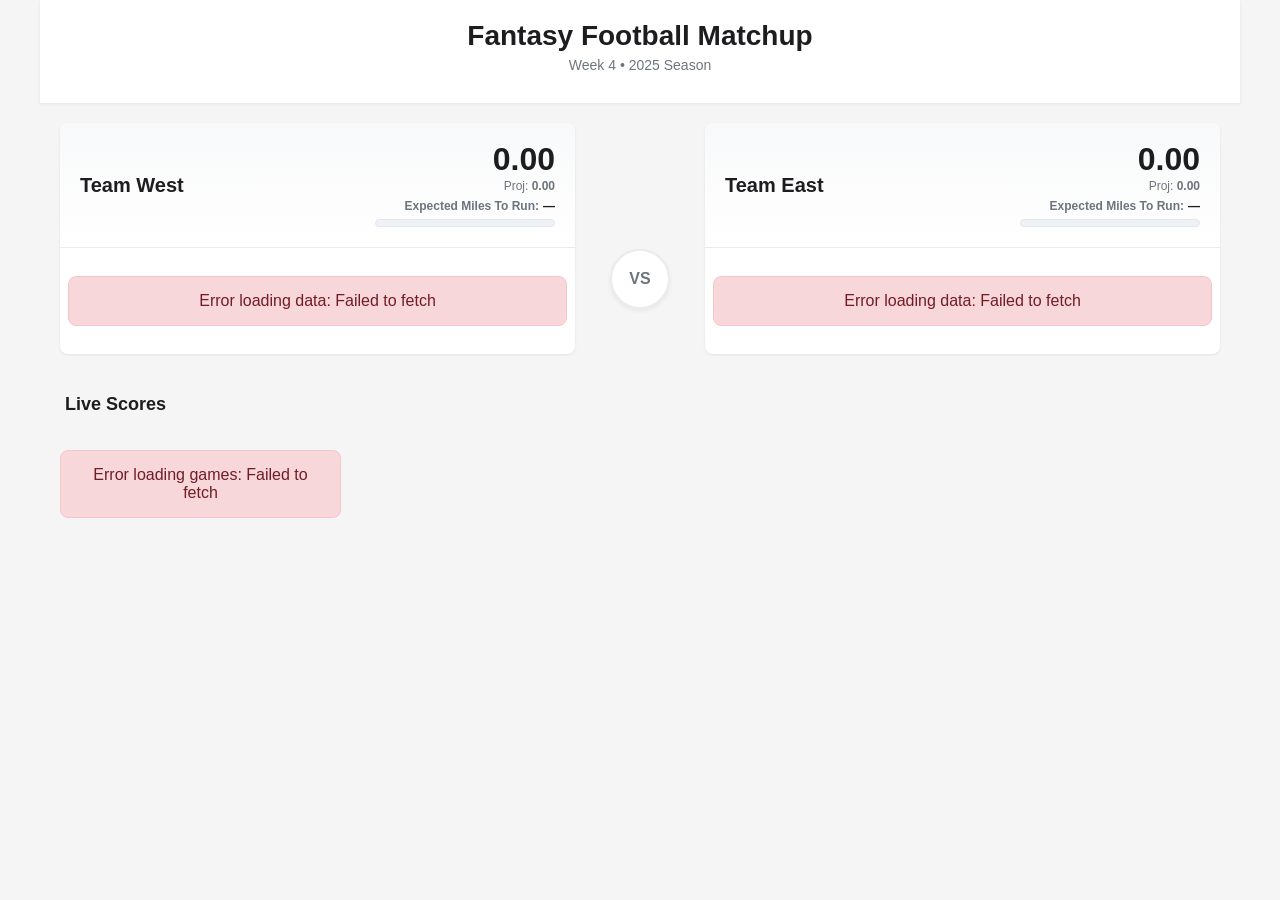
<file: FantasyScoreboard.html>
<!doctype html>
<html lang="en">
<head>
  <meta charset="utf-8" />
  <title>Fantasy Football Matchup - Week 4, 2025</title>
  <meta name="viewport" content="width=device-width, initial-scale=1" />
  <style>
    * { margin: 0; padding: 0; box-sizing: border-box; }
    
    body { 
      font-family: -apple-system, BlinkMacSystemFont, "Segoe UI", Roboto, Helvetica, Arial, sans-serif;
      background: #f5f5f5;
      color: #1d1d1f;
      min-height: 100vh;
      padding: 20px 0;
    }
    
    .container {
      max-width: 1200px;
      margin: 0 auto;
      padding: 0 20px;
    }
    
    .header {
      text-align: center;
      padding: 20px 0 30px;
      background: white;
      margin: -20px -20px 20px;
      box-shadow: 0 1px 3px rgba(0,0,0,0.08);
    }
    
    .header h1 {
      font-size: 28px;
      font-weight: 600;
      margin-bottom: 5px;
      color: #1d1d1f;
    }
    
    .week-info {
      color: #6c757d;
      font-size: 14px;
    }
    
    .matchup-container {
      display: grid;
      grid-template-columns: 1fr 100px 1fr;
      gap: 15px;
      margin-bottom: 40px;
    }
    
    .team-column {
      background: white;
      border-radius: 8px;
      box-shadow: 0 1px 3px rgba(0,0,0,0.08);
      overflow: hidden;
    }
    
    .team-header {
      padding: 20px;
      background: linear-gradient(to bottom, #f8f9fa, #ffffff);
      border-bottom: 1px solid #e9ecef;
    }
    
    .team-header-content {
      display: flex;
      justify-content: space-between;
      align-items: center;
      gap: 12px;
    }
    
    .team-name {
      font-size: 20px;
      font-weight: 600;
      color: #1d1d1f;
    }
    
    .team-score {
      text-align: right;
      min-width: 180px;
    }
    
    .actual-score {
      font-size: 32px;
      font-weight: 700;
      line-height: 1;
      color: #1d1d1f;
    }
    
    .projected-score {
      font-size: 12px;
      color: #6c757d;
      margin-top: 4px;
    }
    
    .projected-score span {
      font-weight: 600;
    }

    /* NEW: Expected miles + status bar */
    .expected-miles {
      font-size: 12px;
      color: #6c757d;
      margin-top: 6px;
      font-weight: 600;
    }
    .expected-miles-value {
      font-weight: 700;
      color: #1d1d1f;
      margin-left: 4px;
    }
    .status-bar {
      width: 180px;
      height: 8px;
      background: #eef2f7;
      border: 1px solid #e3e7ee;
      border-radius: 999px;
      overflow: hidden;
      margin-top: 6px;
    }
    .status-fill {
      height: 100%;
      width: 0%;
      transition: width 300ms ease;
    }
    .status-fill.high {
      background: linear-gradient(90deg, #22c55e, #86efac);
    }
    .status-fill.neutral {
      background: linear-gradient(90deg, #3b82f6, #93c5fd);
    }
    .status-fill.low {
      background: linear-gradient(90deg, #ef4444, #fecaca);
    }
    
    .win-probability {
      font-size: 11px;
      color: #6c757d;
      margin-top: 2px;
    }
    
    .win-probability .prob-value {
      font-weight: 600;
      font-size: 13px;
    }
    
    .win-probability .prob-value.high {
      color: #22c55e;
    }
    
    .win-probability .prob-value.low {
      color: #ef4444;
    }
    
    .projection-up {
      color: #22c55e;
    }
    
    .projection-down {
      color: #ef4444;
    }
    
    .vs-divider {
      display: flex;
      align-items: center;
      justify-content: center;
      position: relative;
      padding-top: 80px;
    }
    
    .vs-text {
      background: white;
      border: 2px solid #e9ecef;
      border-radius: 50%;
      width: 60px;
      height: 60px;
      display: flex;
      align-items: center;
      justify-content: center;
      font-size: 16px;
      font-weight: 600;
      color: #6c757d;
      box-shadow: 0 2px 4px rgba(0,0,0,0.06);
    }
    
    .player-list {
      padding: 8px;
    }
    
    .player-row {
      display: grid;
      grid-template-columns: 40px 40px 1fr auto auto;
      gap: 10px;
      padding: 10px;
      margin-bottom: 4px;
      border-radius: 6px;
      align-items: center;
      transition: all 0.2s;
      position: relative;
    }
    
    .player-row:hover {
      background: #f8f9fa;
    }
    
    .player-row.is-playing {
      background: #fff3cd;
      border: 1px solid #ffc107;
      box-shadow: 0 2px 4px rgba(255, 193, 7, 0.2);
      animation: pulse 2s ease-in-out infinite;
    }
    
    @keyframes pulse {
      0%, 100% { transform: scale(1); }
      50% { transform: scale(1.01); }
    }
    
    .player-photo {
      width: 36px;
      height: 36px;
      border-radius: 50%;
      object-fit: cover;
      border: 2px solid #e9ecef;
      background: white;
    }
    
    .player-photo.placeholder {
      background: linear-gradient(135deg, #e9ecef, #dee2e6);
      display: flex;
      align-items: center;
      justify-content: center;
      color: #6c757d;
      font-size: 14px;
      font-weight: 600;
    }
    
    .position {
      background: #e9ecef;
      padding: 4px 8px;
      border-radius: 4px;
      font-size: 11px;
      text-align: center;
      font-weight: 700;
      text-transform: uppercase;
    }
    
    .position.QB { background: #dc3545; color: white; }
    .position.RB { background: #28a745; color: white; }
    .position.WR { background: #007bff; color: white; }
    .position.TE { background: #fd7e14; color: white; }
    .position.FLEX { background: #6610f2; color: white; }
    .position.DEF { background: #6c757d; color: white; }
    
    .player-name {
      font-weight: 500;
      font-size: 14px;
      color: #1d1d1f;
      white-space: nowrap;
      overflow: hidden;
      text-overflow: ellipsis;
    }
    
    .points-actual {
      font-weight: 700;
      font-size: 16px;
      min-width: 60px;
      text-align: right;
      color: #1d1d1f;
    }
    
    .points-actual.not-started {
      color: #adb5bd;
      font-size: 14px;
    }
    
    .points-projected {
      font-size: 13px;
      min-width: 50px;
      text-align: right;
      font-weight: 600;
    }
    
    .game-status {
      font-size: 11px;
      font-weight: 600;
      min-width: 50px;
      text-align: right;
      text-transform: uppercase;
    }
    
    .game-status.live {
      color: #ffc107;
    }
    
    .game-status.final {
      color: #6c757d;
    }
    
    .game-status.not-started {
      color: #adb5bd;
    }
    
    /* Game Scores Section */
    .games-section {
      margin-top: 40px;
    }
    
    .games-header {
      font-size: 18px;
      font-weight: 600;
      color: #1d1d1f;
      margin-bottom: 15px;
      padding-left: 5px;
    }
    
    .games-grid {
      display: grid;
      grid-template-columns: repeat(auto-fill, minmax(280px, 1fr));
      gap: 12px;
    }
    
    .game-card {
      background: white;
      border-radius: 8px;
      padding: 12px;
      box-shadow: 0 1px 3px rgba(0,0,0,0.08);
      border: 1px solid #e9ecef;
    }
    
    .game-card.live {
      border-color: #ffc107;
      background: linear-gradient(to bottom, #fffdf7, #ffffff);
    }
    
    .game-status-header {
      display: flex;
      justify-content: space-between;
      align-items: center;
      margin-bottom: 10px;
      padding-bottom: 8px;
      border-bottom: 1px solid #e9ecef;
    }
    
    .game-time {
      font-size: 12px;
      font-weight: 600;
      color: #6c757d;
    }
    
    .game-time.live {
      color: #dc3545;
    }
    
    .game-quarter {
      font-size: 11px;
      color: #6c757d;
      font-weight: 500;
    }
    
    .game-teams {
      display: flex;
      flex-direction: column;
      gap: 8px;
    }
    
    .game-team {
      display: flex;
      align-items: center;
      justify-content: space-between;
    }
    
    .team-info {
      display: flex;
      align-items: center;
      gap: 8px;
    }
    
    .team-logo {
      width: 24px;
      height: 24px;
      object-fit: contain;
    }
    
    .team-abbr {
      font-size: 14px;
      font-weight: 500;
      color: #1d1d1f;
    }
    
    .possession-indicator {
      display: inline-block;
      width: 6px;
      height: 6px;
      background: #22c55e;
      border-radius: 50%;
      margin-left: 4px;
      animation: blink 1.5s ease-in-out infinite;
    }
    
    @keyframes blink {
      0%, 100% { opacity: 1; }
      50% { opacity: 0.3; }
    }
    
    .team-score-display {
      font-size: 18px;
      font-weight: 700;
      color: #1d1d1f;
    }
    
    .loading {
      text-align: center;
      padding: 40px;
      color: #6c757d;
    }
    
    .loading-spinner {
      width: 40px;
      height: 40px;
      border: 3px solid #e9ecef;
      border-top-color: #007bff;
      border-radius: 50%;
      animation: spin 0.8s linear infinite;
      margin: 20px auto;
    }
    
    @keyframes spin {
      to { transform: rotate(360deg); }
    }
    
    .error {
      background: #f8d7da;
      border: 1px solid #f5c6cb;
      color: #721c24;
      padding: 15px;
      border-radius: 8px;
      margin: 20px 0;
      text-align: center;
    }

    @media (max-width: 768px) {
      .matchup-container {
        grid-template-columns: 1fr;
        gap: 10px;
      }
      
      .vs-divider {
        height: 50px;
        padding-top: 0;
      }
      
      .player-row {
        grid-template-columns: 36px 36px 1fr auto auto;
        padding: 8px;
      }
      
      .games-grid {
        grid-template-columns: 1fr;
      }
    }
  </style>
</head>
<body>
  <div class="container">
    <div class="header">
      <h1>Fantasy Football Matchup</h1>
      <div class="week-info">Week 4 • 2025 Season</div>
    </div>
    
    <div class="matchup-container">
      <div class="team-column">
        <div class="team-header">
          <div class="team-header-content">
            <div class="team-name">Team West</div>
            <div class="team-score">
              <div class="actual-score" id="west-actual">0.00</div>
              <div class="projected-score">Proj: <span id="west-projected">0.00</span></div>
              <div class="expected-miles">Expected Miles To Run:<span class="expected-miles-value" id="west-miles">—</span></div>
              <div class="status-bar" aria-label="Team West win probability">
                <div class="status-fill" id="west-bar"></div>
              </div>
            </div>
          </div>
        </div>
        <div class="player-list" id="west-players">
          <div class="loading">
            <div class="loading-spinner"></div>
            Loading player data...
          </div>
        </div>
      </div>
      
      <div class="vs-divider">
        <div class="vs-text">VS</div>
      </div>
      
      <div class="team-column">
        <div class="team-header">
          <div class="team-header-content">
            <div class="team-name">Team East</div>
            <div class="team-score">
              <div class="actual-score" id="east-actual">0.00</div>
              <div class="projected-score">Proj: <span id="east-projected">0.00</span></div>
              <div class="expected-miles">Expected Miles To Run:<span class="expected-miles-value" id="east-miles">—</span></div>
              <div class="status-bar" aria-label="Team East win probability">
                <div class="status-fill" id="east-bar"></div>
              </div>
            </div>
          </div>
        </div>
        <div class="player-list" id="east-players">
          <div class="loading">
            <div class="loading-spinner"></div>
            Loading player data...
          </div>
        </div>
      </div>
    </div>
    
    <div class="games-section">
      <h2 class="games-header">Live Scores</h2>
      <div class="games-grid" id="games-grid">
        <div class="loading">
          <div class="loading-spinner"></div>
          Loading games...
        </div>
      </div>
    </div>
  </div>

<script>
// ---- Configuration ----
const YEAR = 2025;
const WEEK = 4;

const TEAMS = {
  west: {
    name: "Team West",
    players: [
      { pos: "QB", name: "Josh Allen", id: "3918298", projected: 22.7 },
      { pos: "RB", name: "Bijan Robinson", id: "4430807", projected: 17.5 },
      { pos: "RB", name: "Jonathan Taylor", id: "4242335", projected: 17.8 },
      { pos: "WR", name: "Amon-Ra St. Brown", id: "4374302", projected: 14.1 },
      { pos: "WR", name: "Ja'marr Chase", id: "4362628", projected: 13.4 },
      { pos: "TE", name: "Tyler Warren", id: "4431459", projected: 9.5 },
      { pos: "FLEX", name: "Saquon Barkley", id: "3929630", projected: 16.8 },
      { pos: "FLEX", name: "Christian McCaffery", id: "3117251", projected: 19.8 },
      { pos: "DEF", name: "Denver Broncos", id: null, projected: 8.6, logo: "https://a.espncdn.com/i/teamlogos/nfl/500/den.png" }
    ]
  },
  east: {
    name: "Team East",
    players: [
      { pos: "QB", name: "Jalen Hurts", id: "4040715", projected: 20.5 },
      { pos: "RB", name: "Jahmyr Gibbs", id: "4429795", projected: 17.2 },
      { pos: "RB", name: "De'Von Achane", id: "4429160", projected: 17.2 },
      { pos: "WR", name: "Jaxon Smith-Njigba", id: "4430878", projected: 13.3 },
      { pos: "WR", name: "Puka Nacua", id: "4426515", projected: 17.6 },
      { pos: "TE", name: "Trey McBride", id: "4361307", projected: 11.8 },
      { pos: "FLEX", name: "Derrick Henry", id: "3043078", projected: 16.2 },
      { pos: "FLEX", name: "Justin Jefferson", id: "4262921", projected: 13.5 },
      { pos: "DEF", name: "Houston Texans", id: null, projected: 7.1, logo: "https://a.espncdn.com/i/teamlogos/nfl/500/hou.png" }
    ]
  }
};

// ---- Error Function (erf) Implementation ----
function erf(x) {
  // Using approximation: erf(x) ≈ sign(x) * sqrt(1 - exp(-x^2 * (4/π + ax^2) / (1 + ax^2)))
  // where a ≈ 0.147
  const a = 0.147;
  const x2 = x * x;
  const ax2 = a * x2;
  const num = 4.0 / Math.PI + ax2;
  const denom = 1.0 + ax2;
  const inner = -x2 * (num / denom);
  const result = Math.sign(x) * Math.sqrt(1.0 - Math.exp(inner));
  return result;
}

// ---- Win Probability Calculation ----
function calculateWinProbability(westPlayers, eastPlayers, westStats, eastStats) {
  const k = 0.3;
  const v0 = 1.8;
  const c = 2.0;
  
  const allPlayers = [...westPlayers, ...eastPlayers];
  const teamArray = [...westPlayers.map(() => true), ...eastPlayers.map(() => false)];
  
  let muA = 0;
  let muB = 0;
  let varA = 0;
  let varB = 0;
  
  for (let i = 0; i < allPlayers.length; i++) {
    const player = allPlayers[i];
    const isWest = teamArray[i];
    const stats = isWest ? 
      westStats.find(s => s.playerId === player.id) :
      eastStats.find(s => s.playerId === player.id);
    
    // Get current points and time remaining
    let s = 0;  // current points
    let r = 1;  // fraction remaining
    
    if (stats) {
      s = stats.fantasyPoints || 0;
      const minRemaining = stats.minutesRemaining;
      
      if (minRemaining === "OT") {
        r = 0;  // Game in OT, no time remaining
      } else if (minRemaining === "0:00") {
        r = 0;  // Game finished
      } else if (minRemaining === "60:00" || minRemaining === "—") {
        r = 1;  // Game not started
      } else {
        // Parse time
        const parts = minRemaining.split(":");
        const minutes = parseInt(parts[0]) + parseInt(parts[1]) / 60;
        r = minutes / 60;
      }
    }
    
    const p = player.projected || 0;
    
    // Calculate remaining mean and variance
    const rem_mu = r * p + k * (s - (1 - r) * p);
    const mu = s + Math.max(rem_mu, 0.0);
    const rem_var = v0 * r * (p + c);
    
    if (isWest) {
      muA += mu;
      varA += rem_var;
    } else {
      muB += mu;
      varB += rem_var;
    }
  }
  
  // Calculate probability
  const sd = Math.sqrt(varA + varB) + 1e-9;
  const z = (muA - muB) / sd;
  const probA = 0.5 * (1 + erf(z / Math.sqrt(2)));
  
  return {
    westProb: probA,
    eastProb: 1 - probA,
    westExpected: muA,
    eastExpected: muB
  };
}

// ---- Import all utility functions from original HTML ----
const get = (o, path, fb=undefined) => path.reduce((a,k)=>(a && a[k]!=null)?a[k]:undefined, o) ?? fb;
const toNum = (v) => {
  if (v == null) return 0;
  if (typeof v === "number") return Number.isFinite(v) ? v : 0;
  if (typeof v === "string") {
    const cleaned = v.replace(/[,]/g, "").trim();
    const n = parseFloat(cleaned);
    return Number.isFinite(n) ? n : 0;
  }
  return 0;
};

async function fetchJSON(url) {
  const res = await fetch(url, { cache: "no-store", credentials: "omit" });
  if (!res.ok) throw new Error(`HTTP ${res.status} for ${url}`);
  return res.json();
}

async function getEventIds(year, week) {
  const url = `https://site.api.espn.com/apis/site/v2/sports/football/nfl/scoreboard?dates=${year}&seasontype=2&week=${week}`;
  const sb = await fetchJSON(url);
  return (sb.events || []).map(e => String(e.id)).filter(Boolean);
}

async function getBoxscore(gameId) {
  const url = `https://cdn.espn.com/core/nfl/boxscore?xhr=1&gameId=${gameId}`;
  return fetchJSON(url);
}

async function getPlays(eventId) {
  const url = `https://sports.core.api.espn.com/v2/sports/football/leagues/nfl/events/${eventId}/competitions/${eventId}/plays?limit=300`;
  return fetchJSON(url);
}

function extractAthleteIdFromRef(ref) {
  try {
    const u = new URL(ref);
    const m = u.pathname.match(/\/athletes\/(\d+)/);
    if (m) return String(m[1]);
  } catch {
    const m = String(ref).match(/\/athletes\/(\d+)/);
    if (m) return String(m[1]);
  }
  return null;
}

async function buildTwoPtMap(eventId, idSet) {
  try {
    const data = await getPlays(eventId);
    const items = Array.isArray(data?.items) ? data.items : [];
    const out = Object.create(null);

    for (const it of items) {
      const val = toNum(get(it, ["pointAfterAttempt","value"]));
      if (val !== 2) continue;

      const parts = Array.isArray(it?.participants) ? it.participants : [];
      for (const p of parts) {
        const t = p?.type;
        if (t !== "patPasser" && t !== "patScorer") continue;

        const ref = get(p, ["athlete","$ref"]);
        if (typeof ref !== "string") continue;

        const pid = extractAthleteIdFromRef(ref);
        if (!pid || !idSet.has(pid)) continue;

        if (!out[pid]) out[pid] = { twoPtPasses: 0, twoPtScores: 0 };
        if (t === "patPasser") out[pid].twoPtPasses += 1;
        if (t === "patScorer") out[pid].twoPtScores += 1;
      }
    }
    return out;
  } catch {
    return {};
  }
}

async function resolveHeadshot(ath) {
  const hs = get(ath, ["headshot"]);
  if (!hs) return "";
  if (typeof hs === "string") return hs;

  const href = get(hs, ["href"]) || get(hs, ["url"]);
  if (href) return href;

  const ref = get(hs, ["$ref"]);
  if (typeof ref === "string" && ref.startsWith("http")) {
    try {
      const x = await fetchJSON(`${ref}?lang=en&region=us`);
      return get(x, ["href"]) || get(x, ["url"]) || "";
    } catch {
      return "";
    }
  }
  return "";
}

function resolveDisplayName(ath) {
  return (
    get(ath, ["displayName"]) ||
    get(ath, ["fullName"]) ||
    [get(ath, ["firstName"], ""), get(ath, ["lastName"], "")]
      .filter(Boolean)
      .join(" ")
      .trim()
  );
}

async function fetchAthletesMap(ids) {
  const results = await Promise.all(ids.map(async (id) => {
    const url = `https://sports.core.api.espn.com/v2/sports/football/leagues/nfl/athletes/${id}?lang=en&region=us`;
    try {
      const ath = await fetchJSON(url);
      const name = resolveDisplayName(ath) || "";
      const headshot = await resolveHeadshot(ath);
      return [String(id), { name, headshot }];
    } catch {
      return [String(id), { name: "", headshot: "" }];
    }
  }));
  return Object.fromEntries(results);
}

function pluckPlayerFromBox(box, playerId) {
  const groups = get(box, ["gamepackageJSON","boxscore","players"], []);
  let rec = null;

  for (const group of groups) {
    const statistics = group?.statistics || [];
    for (let sIdx = 0; sIdx <= 3; sIdx++) {
      const statObj = statistics[sIdx];
      if (!statObj) continue;
      const athletes = statObj.athletes || [];
      for (const a of athletes) {
        const id = String(get(a, ["athlete","id"], ""));
        if (id !== playerId) continue;
        if (!rec) {
          rec = {
            id,
            name: get(a, ["athlete","displayName"], ""),
            headshot: get(a, ["athlete","headshot","href"], ""),
            cats: {0:[],1:[],2:[],3:[]}
          };
        }
        if (!rec.cats[sIdx]?.length) {
          rec.cats[sIdx] = Array.isArray(a.stats) ? a.stats.slice() : [];
        }
      }
    }
  }
  return rec;
}

function deriveMetrics(cats) {
  const pass = cats[0] || [];
  const rush = cats[1] || [];
  const recv = cats[2] || [];
  const fumb = cats[3] || [];

  return {
    passYds: toNum(pass[1]),
    passTD:  toNum(pass[3]),
    passINT: toNum(pass[4]),
    rushYds: toNum(rush[1]),
    rushTD:  toNum(rush[3]),
    rec:     toNum(recv[0]),
    recYds:  toNum(recv[1]),
    recTD:   toNum(recv[3]),
    fumLost: toNum(fumb[1]),
  };
}

function computeFantasyPoints(s) {
  return (
    0.04 * toNum(s.passYds) +
    4    * toNum(s.passTD)  +
   -2    * toNum(s.passINT) +
    0.1  * toNum(s.rushYds) +
    6    * toNum(s.rushTD)  +
    0.5  * toNum(s.rec)     +
    0.1  * toNum(s.recYds)  +
    6    * toNum(s.recTD)   +
   -2    * toNum(s.fumLost) +
    2    * toNum(s.twoPtPasses) +
    2    * toNum(s.twoPtScores)
  );
}

function parseClockToSeconds(clock) {
  if (typeof clock !== "string") return NaN;
  const m = clock.trim().match(/^(\d+):(\d{1,2})(?:\.\d+)?$/);
  if (!m) return NaN;
  const min = parseInt(m[1], 10);
  const sec = parseInt(m[2], 10);
  if (!Number.isFinite(min) || !Number.isFinite(sec)) return NaN;
  return min * 60 + sec;
}

function formatSecsToClock(totalSecs) {
  const t = Math.max(0, Math.round(totalSecs));
  const min = Math.floor(t / 60);
  const sec = t % 60;
  return `${min}:${String(sec).padStart(2, "0")}`;
}

function computeMinutesRemainingFromBox(box) {
  const st = get(box, ["gamepackageJSON","header","competitions",0,"status"]);
  if (!st) return "—";

  const period = toNum(get(st, ["period"]));
  if (![1,2,3,4].includes(period)) return "OT";

  const state = String(get(st, ["type","state"], "")).toLowerCase();
  const completed = !!get(st, ["type","completed"]);

  if (state !== "in") {
    return completed ? "0:00" : "60:00";
  }

  const clockStr = get(st, ["displayClock"]) || get(st, ["type","statusPrimary"]) || "";
  let secLeftQ = parseClockToSeconds(clockStr);
  if (!Number.isFinite(secLeftQ)) secLeftQ = 0;

  const total = secLeftQ + (4 - period) * 15 * 60;
  return formatSecsToClock(total);
}

// ---- Extract game info for scorecards ----
function extractGameInfo(box) {
  const comp = get(box, ["gamepackageJSON","header","competitions",0]);
  if (!comp) return null;
  
  const status = comp.status || {};
  const competitors = comp.competitors || [];
  
  if (competitors.length < 2) return null;
  
  // Get game status
  const state = String(get(status, ["type","state"], "")).toLowerCase();
  const completed = !!get(status, ["type","completed"]);
  const isLive = state === "in";
  
  const startISO = get(comp, ["date"]) || get(comp, ["startDate"]) || "";
  const gameInfo = {
  id: comp.id,
  quarter: get(status, ["period"]),
  displayQuarter: get(status, ["type","shortDetail"]) || get(status, ["displayPeriod"]) || "",
  clock: get(status, ["displayClock"]) || "",
  isLive: isLive,
  isFinal: completed,
  startTimeMs: startISO ? Date.parse(startISO) : Number.POSITIVE_INFINITY,
  teams: []
};

  
  // Process each team
  for (let i = 0; i < 2; i++) {
    const team = competitors[i];
    if (!team) continue;
    
    const teamInfo = {
      id: get(team, ["team","id"]),
      name: get(team, ["team","displayName"]),
      abbreviation: get(team, ["team","abbreviation"]),
      logo: get(team, ["team","logos",0,"href"]) || get(team, ["team","logo"]),
      score: get(team, ["score"]) || "0",
      hasPossession: !!get(team, ["possession"]),
      homeAway: get(team, ["homeAway"])
    };
    
    gameInfo.teams.push(teamInfo);
  }
  
  return gameInfo;
}

async function getWeekStatsForPlayers(year, week, playerIds) {
  const ids = playerIds.map(String);
  const idSet = new Set(ids);

  const athletes = await fetchAthletesMap(ids);
  const events = await getEventIds(year, week);
  
  const gamesInfo = [];
  const perEvent = await Promise.all(events.map(async (eventId) => {
    const [box, twoPtMap] = await Promise.all([
      getBoxscore(eventId).catch(()=>null),
      buildTwoPtMap(eventId, idSet).catch(()=>({}))
    ]);
    const minutesRemaining = box ? computeMinutesRemainingFromBox(box) : "60:00";
    
    // Extract game info for scorecard
    if (box) {
      const gameInfo = extractGameInfo(box);
      if (gameInfo) {
        gamesInfo.push(gameInfo);
      }
    }
    
    return { eventId, box, twoPtMap, minutesRemaining };
  }));

  const rows = [];
  const seen = new Set();

  for (const { eventId, box, twoPtMap, minutesRemaining } of perEvent) {
    for (const pid of idSet) {
      const rec = box ? pluckPlayerFromBox(box, pid) : null;
      const two = twoPtMap?.[pid] || { twoPtPasses: 0, twoPtScores: 0 };

      if (!rec && two.twoPtPasses === 0 && two.twoPtScores === 0) continue;

      const m = rec ? deriveMetrics(rec.cats) : {
        passYds:0, passTD:0, passINT:0,
        rushYds:0, rushTD:0,
        rec:0, recYds:0, recTD:0,
        fumLost:0
      };
      const info = athletes[pid] || { name: "", headshot: "" };

      const baseRow = {
        eventId: String(eventId),
        minutesRemaining: minutesRemaining || "60:00",
        playerId: String(pid),
        photo: (rec?.headshot) || info.headshot || "",
        displayName: (rec?.name) || info.name || "",
        passYds: m.passYds,
        passTD:  m.passTD,
        passINT: m.passINT,
        rushYds: m.rushYds,
        rushTD:  m.rushTD,
        rec:     m.rec,
        recYds:  m.recYds,
        recTD:   m.recTD,
        fumLost: m.fumLost,
        twoPtPasses: two.twoPtPasses,
        twoPtScores: two.twoPtScores
      };

      rows.push({
        ...baseRow,
        fantasyPoints: computeFantasyPoints(baseRow)
      });
      seen.add(pid);
    }
  }

  for (const pid of idSet) {
    if (seen.has(pid)) continue;
    const info = athletes[pid] || { name: "", headshot: "" };
    const baseRow = {
      eventId: "—",
      minutesRemaining: "60:00",
      playerId: String(pid),
      photo: info.headshot || "",
      displayName: info.name || "",
      passYds: 0, passTD: 0, passINT: 0,
      rushYds: 0, rushTD: 0,
      rec: 0, recYds: 0, recTD: 0,
      fumLost: 0,
      twoPtPasses: 0,
      twoPtScores: 0
    };
    rows.push({
      ...baseRow,
      fantasyPoints: computeFantasyPoints(baseRow)
    });
  }

  return { players: rows, games: gamesInfo };
}

// ---- Calculate Prorated Projection ----
function calculateProratedProjection(minutesRemaining, actualPoints, originalProjection) {
  if (minutesRemaining === "—" || minutesRemaining === "60:00") {
    return originalProjection;
  }
  
  if (minutesRemaining === "0:00") {
    return actualPoints;
  }
  
  if (minutesRemaining === "OT") {
    return actualPoints;
  }
  
  const parts = minutesRemaining.split(":");
  const minutes = parseInt(parts[0]) + parseInt(parts[1]) / 60;
  const percentRemaining = minutes / 60;
  
  return actualPoints + (percentRemaining * originalProjection);
}

// ---- Render Player Row ----
function renderPlayerRow(player, statsData) {
  const playerStats = statsData.find(s => s.playerId === player.id) || null;
  
  let actualPoints = 0;
  let minutesRemaining = "60:00";
  let photo = "";
  let hasPlayed = false;
  let isPlaying = false;
  
  if (playerStats) {
    actualPoints = playerStats.fantasyPoints || 0;
    minutesRemaining = playerStats.minutesRemaining;
    photo = playerStats.photo;
    
    if (minutesRemaining === "60:00" || minutesRemaining === "—") {
      hasPlayed = false;
    } else if (minutesRemaining === "0:00") {
      hasPlayed = true;
    } else if (minutesRemaining === "OT") {
      hasPlayed = true;
      isPlaying = true;
    } else {
      hasPlayed = true;
      isPlaying = true;
    }
  }
  
  const proratedProjection = player.id ? 
    calculateProratedProjection(minutesRemaining, actualPoints, player.projected) :
    player.projected;
  
  // Determine projection color
  let projectionClass = "";
  if (hasPlayed || isPlaying) {
    if (proratedProjection > player.projected) {
      projectionClass = "projection-up";
    } else if (proratedProjection < player.projected) {
      projectionClass = "projection-down";
    }
  }
  
  // Handle photo/logo
  let photoHtml = "";
  if (player.logo) {
    // Defense team with logo
    photoHtml = `<img src="${player.logo}" alt="${player.name}" class="player-photo" onerror="this.style.display='none'">`;
  } else if (photo) {
    // Player with ESPN photo
    photoHtml = `<img src="${photo}" alt="${player.name}" class="player-photo" onerror="this.style.display='none'">`;
  } else {
    // Placeholder
    photoHtml = `<div class="player-photo placeholder">${player.name.charAt(0)}</div>`;
  }
  
  const playerRowClass = isPlaying ? "player-row is-playing" : "player-row";
  
  const actualPointsDisplay = hasPlayed ? actualPoints.toFixed(2) : "—";
  const actualPointsClass = hasPlayed ? "points-actual" : "points-actual not-started";
  
  return `
    <div class="${playerRowClass}">
      ${photoHtml}
      <div class="position ${player.pos}">${player.pos}</div>
      <div class="player-name">${player.name}</div>
      <div class="${actualPointsClass}">${actualPointsDisplay}</div>
      <div class="points-projected ${projectionClass}">${proratedProjection.toFixed(1)}</div>
    </div>
  `;
}

// ---- Render Game Card ----
function renderGameCard(game) {
  const isLive = game.isLive;
  const cardClass = isLive ? "game-card live" : "game-card";
  const timeClass = isLive ? "game-time live" : "game-time";
  
  let timeDisplay = game.clock || "—";
  if (game.isFinal) {
    timeDisplay = "FINAL";
  } else if (!game.isLive && !game.isFinal) {
    timeDisplay = "NOT STARTED";
  }
  
  const awayTeam = game.teams.find(t => t.homeAway === "away");
  const homeTeam = game.teams.find(t => t.homeAway === "home");
  
  if (!awayTeam || !homeTeam) return "";
  
  // Show "—" for scores if game hasn't started
  const awayScore = (!game.isLive && !game.isFinal) ? "—" : awayTeam.score;
  const homeScore = (!game.isLive && !game.isFinal) ? "—" : homeTeam.score;
  
  return `
    <div class="${cardClass}">
      <div class="game-status-header">
        <div class="${timeClass}">${timeDisplay}</div>
        <div class="game-quarter">${game.displayQuarter}</div>
      </div>
      <div class="game-teams">
        <div class="game-team">
          <div class="team-info">
            <img src="${awayTeam.logo}" alt="${awayTeam.abbreviation}" class="team-logo">
            <span class="team-abbr">${awayTeam.abbreviation}</span>
            ${awayTeam.hasPossession && isLive ? '<span class="possession-indicator"></span>' : ''}
          </div>
          <div class="team-score-display">${awayScore}</div>
        </div>
        <div class="game-team">
          <div class="team-info">
            <img src="${homeTeam.logo}" alt="${homeTeam.abbreviation}" class="team-logo">
            <span class="team-abbr">${homeTeam.abbreviation}</span>
            ${homeTeam.hasPossession && isLive ? '<span class="possession-indicator"></span>' : ''}
          </div>
          <div class="team-score-display">${homeScore}</div>
        </div>
      </div>
    </div>
  `;
}

// ---- Update Team Display ----
function updateTeamDisplay(teamKey, team, statsData) {
  const container = document.getElementById(`${teamKey}-players`);
  const actualScoreEl = document.getElementById(`${teamKey}-actual`);
  const projectedScoreEl = document.getElementById(`${teamKey}-projected`);
  
  let totalActual = 0;
  let totalProjected = 0;
  let html = '';
  
  for (const player of team.players) {
    const playerStats = player.id ? 
      statsData.find(s => s.playerId === player.id) : 
      null;
    
    const actualPoints = playerStats ? playerStats.fantasyPoints : 0;
    const minutesRemaining = playerStats ? playerStats.minutesRemaining : "60:00";
    const hasPlayed = minutesRemaining !== "60:00" && minutesRemaining !== "—";
    const proratedProjection = player.id ?
      calculateProratedProjection(minutesRemaining, actualPoints, player.projected) :
      player.projected;
    
    if (hasPlayed) {
      totalActual += actualPoints;
    }
    totalProjected += proratedProjection;
    
    html += renderPlayerRow(player, statsData);
  }
  
  container.innerHTML = html;
  actualScoreEl.textContent = totalActual.toFixed(2);
  projectedScoreEl.textContent = totalProjected.toFixed(2);
  
  // Color the projection based on original sum
  const originalProjected = team.players.reduce((sum, p) => sum + p.projected, 0);
  const projectedSpan = document.getElementById(`${teamKey}-projected`);
  
  if (totalProjected > originalProjected) {
    projectedSpan.className = "projection-up";
  } else if (totalProjected < originalProjected) {
    projectedSpan.className = "projection-down";
  } else {
    projectedSpan.className = "";
  }
}

// ---- Update Both Teams and Calculate Win Probability ----
function updateMatchup(statsData) {
  // Update displays for both teams
  updateTeamDisplay('west', TEAMS.west, statsData);
  updateTeamDisplay('east', TEAMS.east, statsData);
  
  // Calculate win probabilities
  const probs = calculateWinProbability(
    TEAMS.west.players,
    TEAMS.east.players,
    statsData,
    statsData
  );
  
  // NEW: Update expected miles and status bars (replacing % display)
  const westMiles = Math.round((1 - probs.westProb) * 100);
  const eastMiles = Math.round((1 - probs.eastProb) * 100);
  const westBarPct = Math.max(0, Math.min(100, Math.round(probs.westProb * 100)));
  const eastBarPct = Math.max(0, Math.min(100, Math.round(probs.eastProb * 100)));
  
  const westMilesEl = document.getElementById('west-miles');
  const eastMilesEl = document.getElementById('east-miles');
  const westBarEl = document.getElementById('west-bar');
  const eastBarEl = document.getElementById('east-bar');
  
  if (westMilesEl) westMilesEl.textContent = ` ${westMiles}`;
  if (eastMilesEl) eastMilesEl.textContent = ` ${eastMiles}`;
  
  if (westBarEl) {
    westBarEl.style.width = `${westBarPct}%`;
    westBarEl.className = `status-fill ${probs.westProb >= 0.6 ? 'high' : probs.westProb <= 0.4 ? 'low' : 'neutral'}`;
  }
  if (eastBarEl) {
    eastBarEl.style.width = `${eastBarPct}%`;
    eastBarEl.className = `status-fill ${probs.eastProb >= 0.6 ? 'high' : probs.eastProb <= 0.4 ? 'low' : 'neutral'}`;
  }
}

// ---- Update Games Display ----
function updateGamesDisplay(games) {
  const container = document.getElementById('games-grid');
  
  if (!games || games.length === 0) {
    container.innerHTML = '<div style="color: #6c757d; text-align: center; padding: 20px;">No games available</div>';
    return;
  }
  
  // Sort games: live first, then final, then not started
  games.sort((a, b) => {
  if (a.isLive !== b.isLive) return a.isLive ? -1 : 1;
  if (a.isFinal !== b.isFinal) return a.isFinal ? 1 : -1;

  const ta = Number.isFinite(a.startTimeMs) ? a.startTimeMs : Number.POSITIVE_INFINITY;
  const tb = Number.isFinite(b.startTimeMs) ? b.startTimeMs : Number.POSITIVE_INFINITY;
  return ta - tb;
});
  
  const html = games.map(game => renderGameCard(game)).join('');
  container.innerHTML = html;
}

// ---- Main Initialization ----
async function init() {
  try {
    // Get all player IDs
    const allPlayerIds = [
      ...TEAMS.west.players.filter(p => p.id).map(p => p.id),
      ...TEAMS.east.players.filter(p => p.id).map(p => p.id)
    ];
    
    // Fetch stats for all players and games
    const { players: statsData, games: gamesData } = await getWeekStatsForPlayers(YEAR, WEEK, allPlayerIds);
    console.log("Stats data loaded:", statsData);
    console.log("Games data loaded:", gamesData);
    
    // Update both teams and calculate win probability
    updateMatchup(statsData);
    
    // Update games display
    updateGamesDisplay(gamesData);
    
    // Auto-refresh every 60 seconds
    setTimeout(() => init(), 60000);
    
  } catch (error) {
    console.error("Error loading data:", error);
    document.getElementById('west-players').innerHTML = `<div class="error">Error loading data: ${error.message}</div>`;
    document.getElementById('east-players').innerHTML = `<div class="error">Error loading data: ${error.message}</div>`;
    document.getElementById('games-grid').innerHTML = `<div class="error">Error loading games: ${error.message}</div>`;
  }
}

// Start the app
init();
</script>
</body>
</html>
</file>
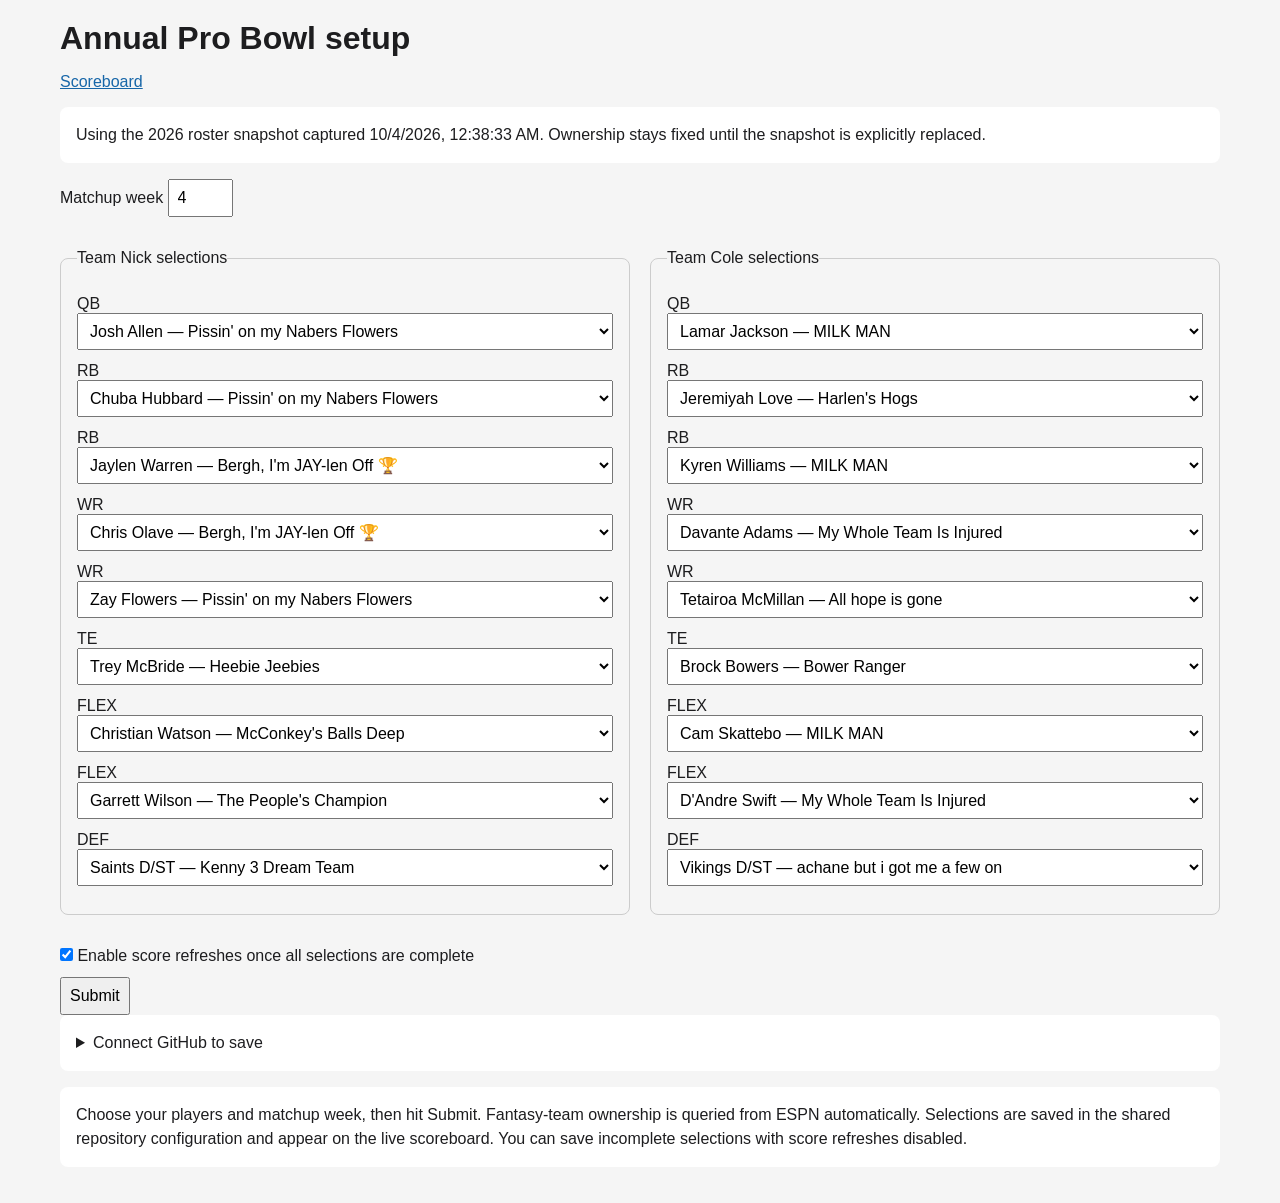
<file: setup.html>
<!doctype html>
<html lang="en"><head><meta charset="utf-8"><meta name="viewport" content="width=device-width,initial-scale=1"><title>Annual Pro Bowl Setup</title><link rel="stylesheet" href="styles.css"></head>
<body><main class="container"><h1>Annual Pro Bowl setup</h1><nav class="toolbar"><a href="index.html">Scoreboard</a></nav>
<div class="notice" id="status" role="status">Loading the annual roster snapshot…</div>
<form id="setup"><label>Matchup week <input id="week" type="number" min="1" max="18"></label><div class="setup-grid"><fieldset><legend>Team West selections</legend><div id="west"></div></fieldset><fieldset><legend>Team East selections</legend><div id="east"></div></fieldset></div><label><input type="checkbox" id="enabled"> Enable score refreshes once all selections are complete</label><button type="submit">Submit</button> <a id="view-scoreboard" href="index.html" hidden>View updated scoreboard</a></form>
<details id="connection" class="notice"><summary>Connect GitHub to save</summary>
<p>Enter a GitHub token for this repository with <strong>Contents: Read and write</strong> permission. It stays in this open page and is cleared when you close or reload it.</p>
<p><a href="https://github.com/settings/personal-access-tokens/new?name=Pro%20Bowl%20setup&amp;description=Save%20Pro%20Bowl%20selections&amp;target_name=MattHCoding&amp;contents=write" target="_blank" rel="noopener noreferrer">Create a repository-scoped token</a>. Select only <strong>Madison-Fantasy-League-Pro-Bowl-Scoreboard</strong>.</p>
<label>GitHub token <input id="github-token" type="password" autocomplete="off" autocapitalize="none" spellcheck="false"></label>
</details>
<p class="notice">Choose your players and matchup week, then hit Submit. Fantasy-team ownership is queried from ESPN automatically. Selections are saved in the shared repository configuration and appear on the live scoreboard. You can save incomplete selections with score refreshes disabled.</p>
</main><script src="setup-store.js"></script><script src="setup.js"></script></body></html>
</file>
<file: styles.css>
* { margin: 0; padding: 0; box-sizing: border-box; }
    
    body { 
      font-family: -apple-system, BlinkMacSystemFont, "Segoe UI", Roboto, Helvetica, Arial, sans-serif;
      background: #f5f5f5;
      color: #1d1d1f;
      min-height: 100vh;
      padding: 20px 0;
    }
    
    .container {
      max-width: 1200px;
      margin: 0 auto;
      padding: 0 20px;
    }
    
    .header {
      position: relative;
      text-align: center;
      padding: 60px 0 70px;              /* taller so the image shows */
      margin: -20px -20px 20px;
      background:
        linear-gradient(rgba(0,0,0,.35), rgba(0,0,0,.35)),  /* darken for legibility */
        url("./westWinsPhoto.jpg") center/cover no-repeat;  /* image in same folder */
      color: #fff;                                          /* make text white */
      box-shadow: 0 1px 3px rgba(0,0,0,0.08);
    }

    .header h1 {
      font-size: 28px;
      font-weight: 600;
      margin-bottom: 5px;
      color: inherit;                                       /* inherit white */
      text-shadow: 0 2px 4px rgba(0,0,0,.35);
    }

    .week-info {
      color: rgba(255,255,255,.9);                          /* lighter subtitle */
      font-size: 14px;
    }

    
    .matchup-container {
      display: grid;
      grid-template-columns: 1fr 100px 1fr;
      gap: 15px;
      margin-bottom: 40px;
    }
    
    .team-column {
      background: white;
      border-radius: 8px;
      box-shadow: 0 1px 3px rgba(0,0,0,0.08);
      overflow: hidden;
    }
    
    .team-header {
      padding: 20px;
      background: linear-gradient(to bottom, #f8f9fa, #ffffff);
      border-bottom: 1px solid #e9ecef;
    }
    
    .team-header-content {
      display: flex;
      justify-content: space-between;
      align-items: center;
      gap: 12px;
    }
    
    .team-name {
      font-size: 20px;
      font-weight: 600;
      color: #1d1d1f;
    }
    
    .team-score {
      text-align: right;
      min-width: 180px;
    }
    
    .actual-score {
      font-size: 32px;
      font-weight: 700;
      line-height: 1;
      color: #1d1d1f;
    }
    
    .projected-score {
      font-size: 12px;
      color: #6c757d;
      margin-top: 4px;
    }
    
    .projected-score span {
      font-weight: 600;
    }

    /* Expected miles + status bar */
    .expected-miles {
      font-size: 12px;
      color: #6c757d;
      margin-top: 6px;
      font-weight: 600;
    }
    .expected-miles-value {
      font-weight: 700;
      color: #1d1d1f;
      margin-left: 4px;
    }
    .status-bar {
      width: 180px;
      height: 8px;
      background: #eef2f7;
      border: 1px solid #e3e7ee;
      border-radius: 999px;
      overflow: hidden;
      margin-top: 6px;
    }
    .status-fill {
      height: 100%;
      width: 0%;
      transition: width 300ms ease;
    }
    .status-fill.high {
      background: linear-gradient(90deg, #22c55e, #86efac);
    }
    .status-fill.neutral {
      background: linear-gradient(90deg, #3b82f6, #93c5fd);
    }
    .status-fill.low {
      background: linear-gradient(90deg, #ef4444, #fecaca);
    }
    
    .win-probability {
      font-size: 11px;
      color: #6c757d;
      margin-top: 2px;
    }
    
    .win-probability .prob-value {
      font-weight: 600;
      font-size: 13px;
    }
    
    .win-probability .prob-value.high {
      color: #22c55e;
    }
    
    .win-probability .prob-value.low {
      color: #ef4444;
    }
    
    .projection-up {
      color: #22c55e;
    }
    
    .projection-down {
      color: #ef4444;
    }
    
    .vs-divider {
      display: flex;
      align-items: center;
      justify-content: center;
      position: relative;
      padding-top: 80px;
    }
    
    .vs-text {
      background: rgba(182, 179, 179, 0.397);
      border: 2px solid #e9ecef;
      border-radius: 50%;
      width: 60px;
      height: 60px;
      display: flex;
      align-items: center;
      justify-content: center;
      font-size: 16px;
      font-weight: 600;
      color: #6c757d;
      box-shadow: 0 2px 4px rgba(0,0,0,0.06);
    }
    
    .player-list {
      padding: 8px;
    }
    
    .player-row {
      display: grid;
      grid-template-columns: 40px 40px 1fr auto auto;
      gap: 10px;
      padding: 10px;
      margin-bottom: 4px;
      border-radius: 6px;
      align-items: center;
      transition: all 0.2s;
      position: relative;
    }
    
    .player-row:hover {
      background: #f8f9fa;
    }
    
    .player-row.is-playing {
      background: #fff3cd;
      border: 1px solid #ffc107;
      box-shadow: 0 2px 4px rgba(255, 193, 7, 0.2);
      animation: pulse 2s ease-in-out infinite;
    }

    .player-row.is-complete {
      background: #cfd2d4d0;              /* dark grey */
      border: 1px solid #212529;
      box-shadow: 0 2px 4px rgba(43, 48, 53, 0.041);
      animation: none;
    }
    .player-row.is-complete .player-name,
    .player-row.is-complete .points-actual,
    .player-row.is-complete .points-projected,
    .player-row.is-complete .position {
      color: #5e5d5d;
    }
    .player-row.is-complete .position {
      background: #7d848bdc;
    }
    .player-row.is-complete:hover {      /* keep hover from lightening it */
      background: #7f848a;
    }
    
    @keyframes pulse {
      0%, 100% { transform: scale(1); }
      50% { transform: scale(1.01); }
    }
    
    .player-photo {
      width: 36px;
      height: 36px;
      border-radius: 50%;
      object-fit: cover;
      border: 2px solid #e9ecef;
      background: white;
    }
    
    .player-photo.placeholder {
      background: linear-gradient(135deg, #e9ecef, #dee2e6);
      display: flex;
      align-items: center;
      justify-content: center;
      color: #6c757d;
      font-size: 14px;
      font-weight: 600;
    }
    
    .position {
      background: #e9ecef;
      padding: 4px 8px;
      border-radius: 4px;
      font-size: 11px;
      text-align: center;
      font-weight: 700;
      text-transform: uppercase;
    }
    
    .position.QB { background: #dc3545; color: white; }
    .position.RB { background: #28a745; color: white; }
    .position.WR { background: #007bff; color: white; }
    .position.TE { background: #fd7e14; color: white; }
    .position.FLEX { background: #6610f2; color: white; }
    .position.DEF { background: #6c757d; color: white; }
    
    .player-name {
      font-weight: 500;
      font-size: 14px;
      color: #1d1d1f;
      white-space: nowrap;
      overflow: hidden;
      text-overflow: ellipsis;
    }
    
    .points-actual {
      font-weight: 700;
      font-size: 16px;
      min-width: 60px;
      text-align: right;
      color: #1d1d1f;
    }
    
    .points-actual.not-started {
      color: #adb5bd;
      font-size: 14px;
    }
    
    .points-projected {
      font-size: 13px;
      min-width: 50px;
      text-align: right;
      font-weight: 600;
    }
    
    .game-status {
      font-size: 11px;
      font-weight: 600;
      min-width: 50px;
      text-align: right;
      text-transform: uppercase;
    }
    
    .game-status.live {
      color: #ffc107;
    }
    
    .game-status.final {
      color: #6c757d;
    }
    
    .game-status.not-started {
      color: #adb5bd;
    }
    
    /* Game Scores Section */
    .games-section {
      margin-top: 40px;
    }
    
    .games-header {
      font-size: 18px;
      font-weight: 600;
      color: #1d1d1f;
      margin-bottom: 15px;
      padding-left: 5px;
    }
    
    .games-grid {
      display: grid;
      grid-template-columns: repeat(auto-fill, minmax(280px, 1fr));
      gap: 12px;
    }
    
    .game-card {
      background: white;
      border-radius: 8px;
      padding: 12px;
      box-shadow: 0 1px 3px rgba(0,0,0,0.08);
      border: 1px solid #e9ecef;
    }
    
    .game-card.live {
      border-color: #ffc107;
      background: linear-gradient(to bottom, #fffdf7, #ffffff);
    }
    
    .game-status-header {
      display: flex;
      justify-content: space-between;
      align-items: center;
      margin-bottom: 10px;
      padding-bottom: 8px;
      border-bottom: 1px solid #e9ecef;
    }
    
    .game-time {
      font-size: 12px;
      font-weight: 600;
      color: #6c757d;
    }
    
    .game-time.live {
      color: #dc3545;
    }
    
    .game-quarter {
      font-size: 11px;
      color: #6c757d;
      font-weight: 500;
    }
    
    .game-teams {
      display: flex;
      flex-direction: column;
      gap: 8px;
    }
    
    .game-team {
      display: flex;
      align-items: center;
      justify-content: space-between;
    }
    
    .team-info {
      display: flex;
      align-items: center;
      gap: 8px;
    }
    
    .team-logo {
      width: 24px;
      height: 24px;
      object-fit: contain;
    }
    
    .team-abbr {
      font-size: 14px;
      font-weight: 500;
      color: #1d1d1f;
    }
    
    .possession-indicator {
      display: inline-block;
      width: 6px;
      height: 6px;
      background: #22c55e;
      border-radius: 50%;
      margin-left: 4px;
      animation: blink 1.5s ease-in-out infinite;
    }
    
    @keyframes blink {
      0%, 100% { opacity: 1; }
      50% { opacity: 0.3; }
    }
    
    .team-score-display {
      font-size: 18px;
      font-weight: 700;
      color: #1d1d1f;
    }
    
    .loading {
      text-align: center;
      padding: 40px;
      color: #6c757d;
    }
    
    .loading-spinner {
      width: 40px;
      height: 40px;
      border: 3px solid #e9ecef;
      border-top-color: #007bff;
      border-radius: 50%;
      animation: spin 0.8s linear infinite;
      margin: 20px auto;
    }
    
    @keyframes spin {
      to { transform: rotate(360deg); }
    }
    
    .error {
      background: #f8d7da;
      border: 1px solid #f5c6cb;
      color: #721c24;
      padding: 15px;
      border-radius: 8px;
      margin: 20px 0;
      text-align: center;
    }

    @media (max-width: 768px) {
      .matchup-container {
        grid-template-columns: 1fr;
        gap: 10px;
      }
      
      .vs-divider {
        height: 50px;
        padding-top: 0;
      }
      
      .player-row {
        grid-template-columns: 36px 36px 1fr 55px 55px;
        padding: 8px;
      }

      .player-name {
        white-space: normal;
        word-break: break-word;
      }
      
      .games-grid {
        grid-template-columns: 1fr;
      }
    }
  
.toolbar {display:flex;gap:16px;align-items:center;flex-wrap:wrap;margin:16px 0;}
a {color:#1766a8;} .notice {padding:16px;background:white;border-radius:8px;margin-bottom:16px;line-height:1.5;}
.owner,.game-detail {font-size:12px;color:#6c757d;margin-top:4px;}
.player-heading {display:flex;justify-content:flex-end;gap:20px;padding:8px 18px;color:#6c757d;font-size:12px;}
.player-row {grid-template-columns:40px 1fr 65px 65px;}
fieldset {margin:20px 0;padding:16px;border:1px solid #ccc;border-radius:8px;}
label {display:block;margin:12px 0;} select,input,button {font:inherit;padding:8px;max-width:100%;} button {cursor:pointer;}
.setup-grid {display:grid;grid-template-columns:1fr 1fr;gap:20px;}
@media(max-width:768px){.team-header-content{flex-wrap:wrap}.team-score{min-width:0}.setup-grid{grid-template-columns:1fr}.player-row{grid-template-columns:36px 1fr 55px 55px;gap:6px}}
/* Native dropdowns must not force the setup grid beyond the viewport. */
.setup-grid > fieldset { min-width: 0; }
.setup-grid select { width: 100%; }

.header {padding-bottom:32px;}
.header-probability {max-width:640px;margin:22px auto 0;padding:0 20px;}
.probability-caption {font-size:12px;margin:6px 0;color:rgba(255,255,255,.9);}
.probability-labels {display:flex;justify-content:space-between;gap:16px;margin:8px 0;font-size:14px;font-weight:600;text-shadow:0 1px 3px rgba(0,0,0,.8);}
.probability-labels > span {max-width:50%;overflow-wrap:anywhere;}
.probability-west-label {text-align:left;}
.probability-east-label {text-align:right;}
.probability-west-label::before,.probability-east-label::before {content:'';display:inline-block;width:8px;height:8px;border-radius:50%;margin-right:6px;}
.probability-west-label::before,.probability-west-fill {background:#2379ff;}
.probability-east-label::before,.probability-east-fill {background:#ef233c;}
.probability-track {display:flex;height:14px;overflow:hidden;border-radius:999px;background:rgba(255,255,255,.18);border:1px solid rgba(255,255,255,.5);}
.probability-track > span {width:0;flex-shrink:0;transition:width .35s ease;}
.probability-tie-fill {background:#cbd5e1;}
.probability-track.is-unavailable {opacity:.5;}
@media(prefers-reduced-motion:reduce){.probability-track > span {transition:none;}}

/* Display the complete banner at its original proportions on every screen. */
.scoreboard-header {padding:0 0 20px;background:#071427;}
.header-banner {display:block;width:100%;height:auto;}
.scoreboard-header .week-info {margin-top:12px;}
.scoreboard-header .header-probability {margin-top:12px;}
.visually-hidden {position:absolute;width:1px;height:1px;padding:0;margin:-1px;overflow:hidden;clip-path:inset(50%);white-space:nowrap;border:0;}

/* Team accents match the blue and red banner. */
.team-west {--team-color:#1659c7;--team-light:#edf4ff;}
.team-east {--team-color:#b9162b;--team-light:#fff0f2;}
.team-west .team-header,.team-east .team-header {border-top:4px solid var(--team-color);background:linear-gradient(to bottom,var(--team-light),#fff);}
.team-west .team-name,.team-east .team-name,
.team-west .actual-score,.team-east .actual-score,
.team-west .prob-value,.team-east .prob-value,
.team-west .expected-miles-value,.team-east .expected-miles-value {color:var(--team-color);}
</file>
